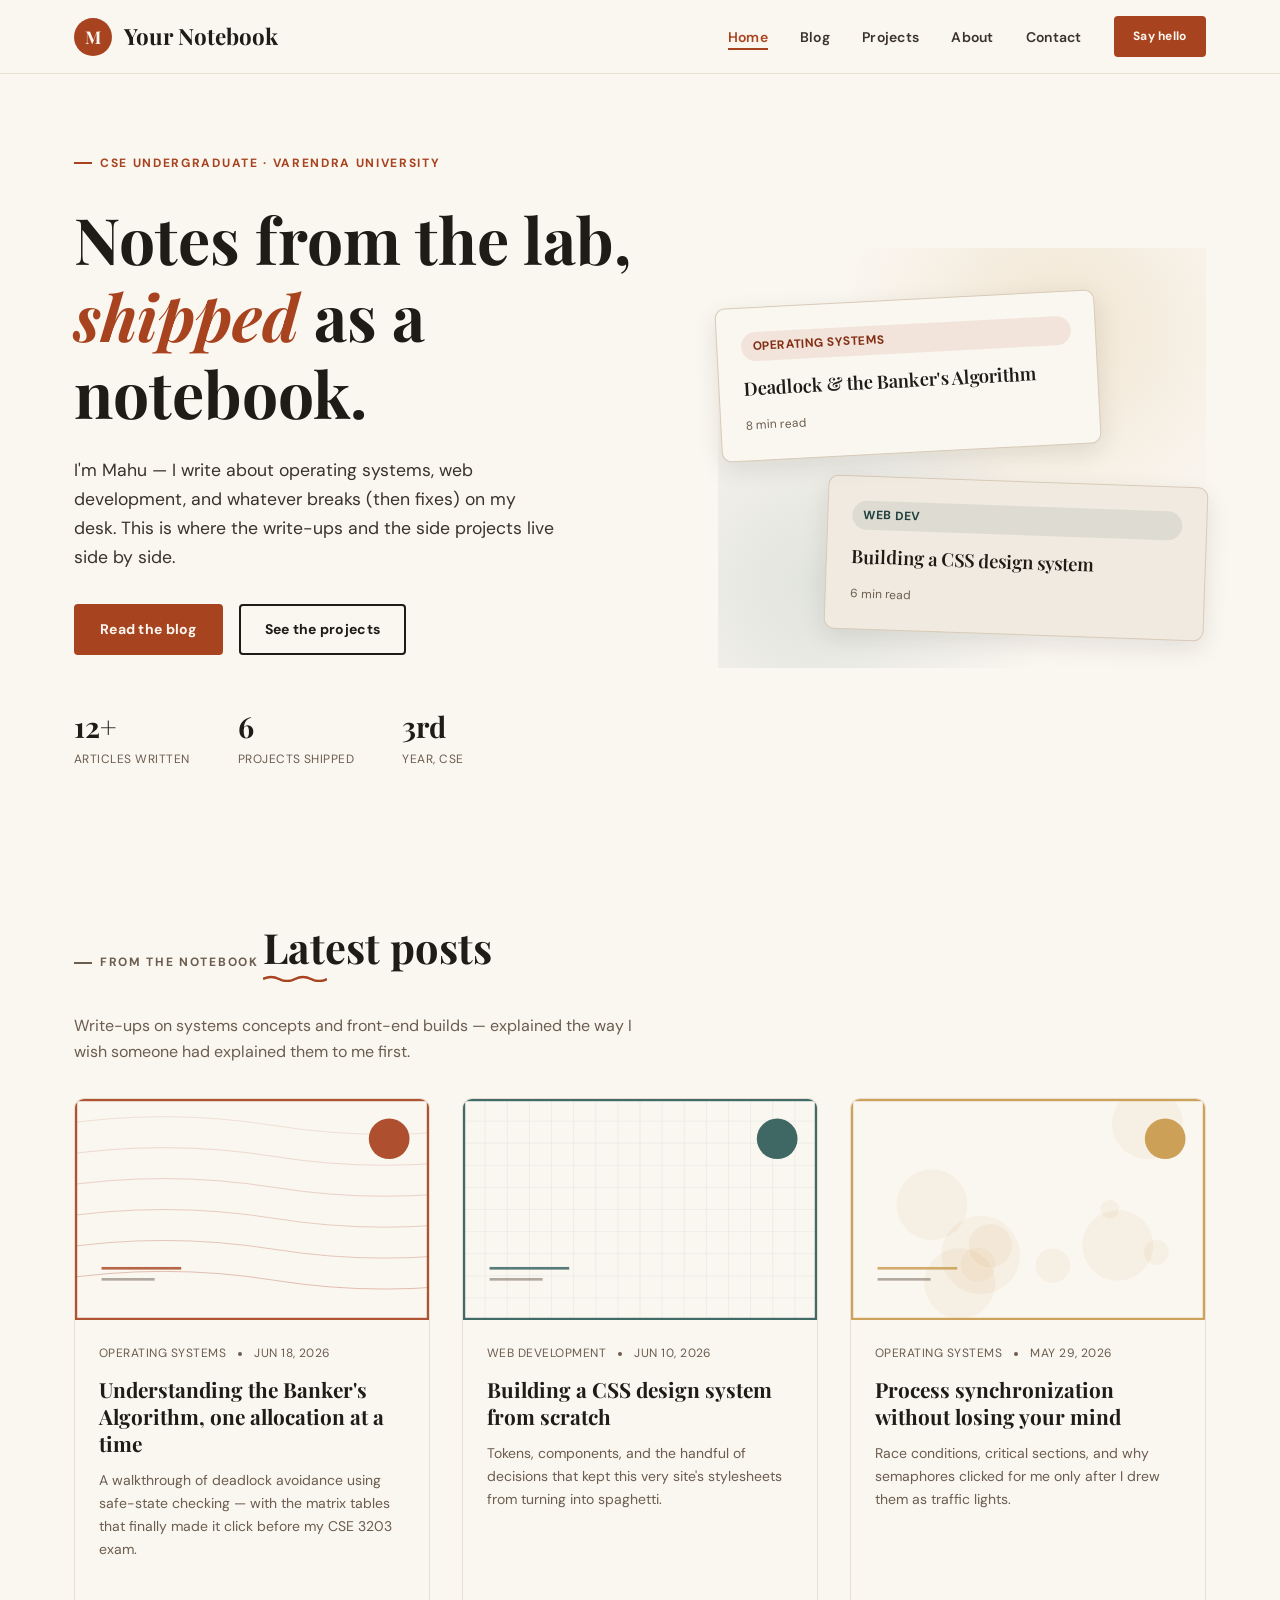
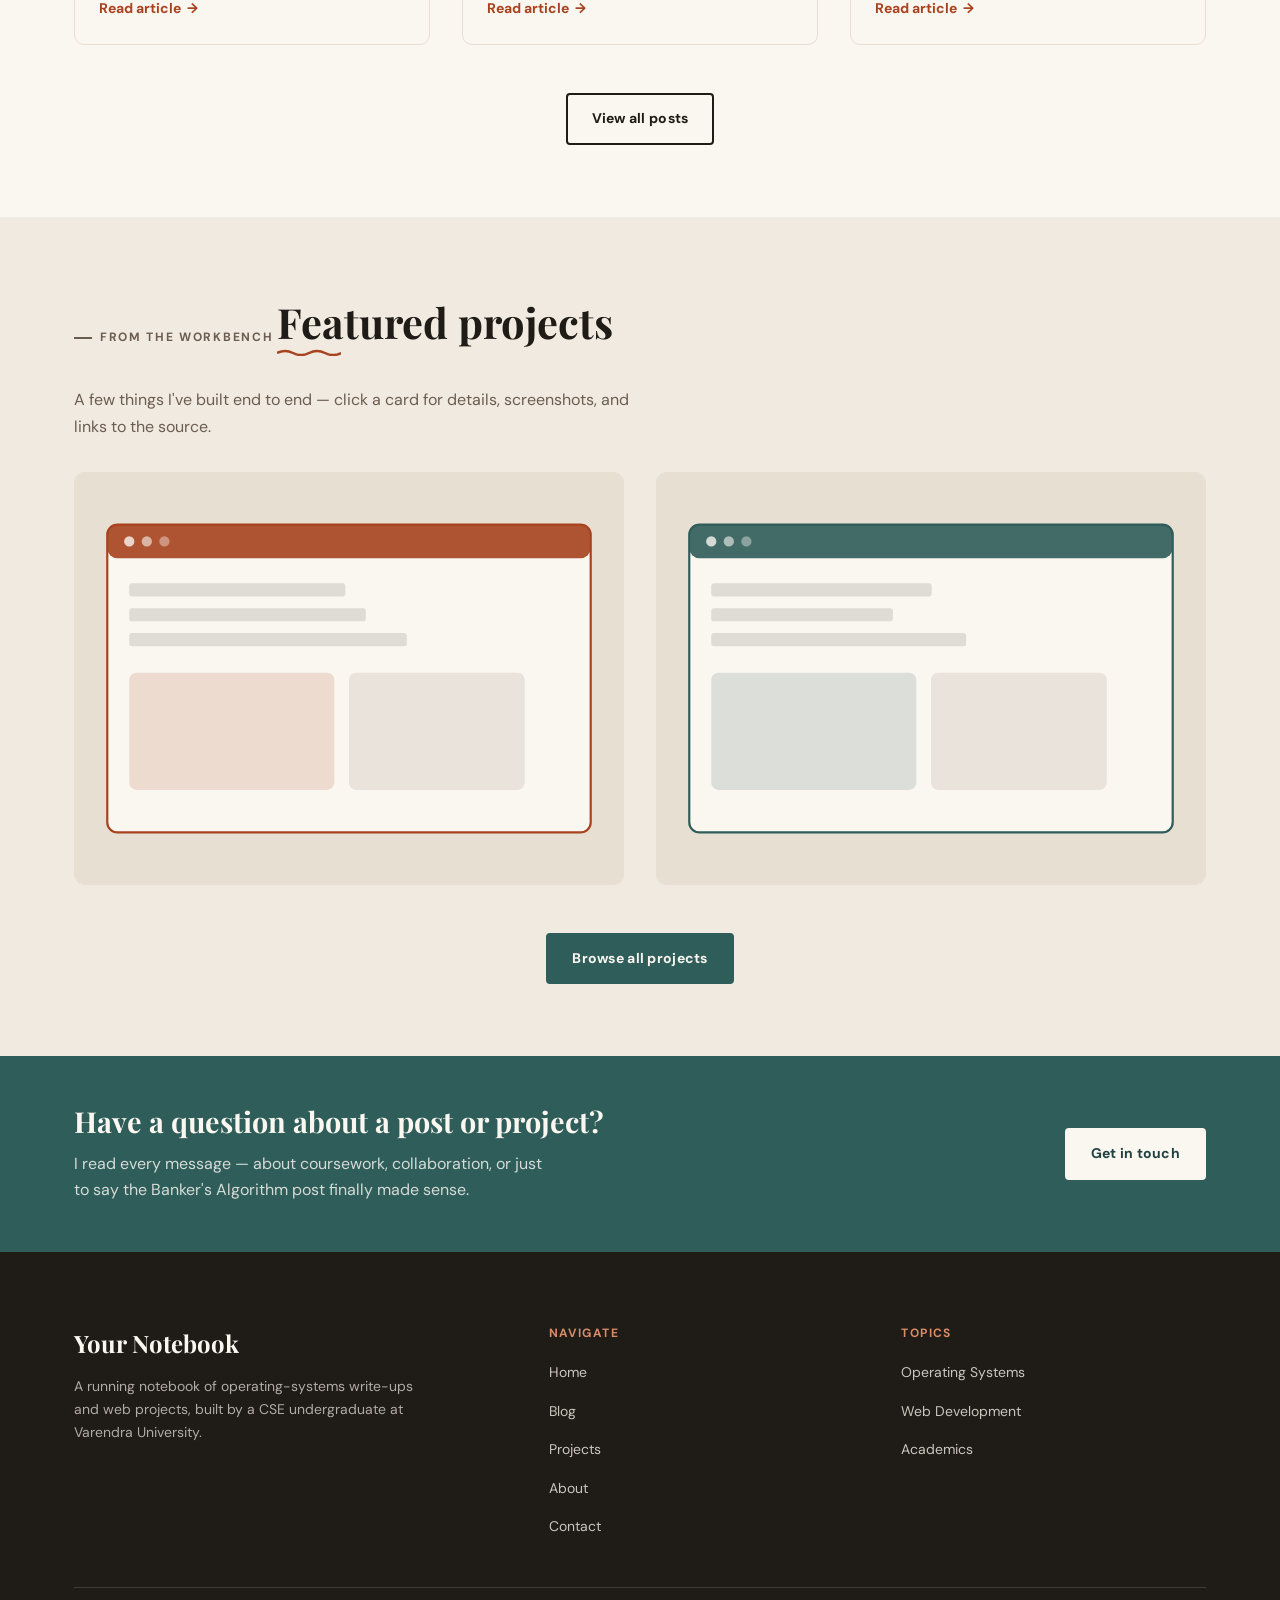
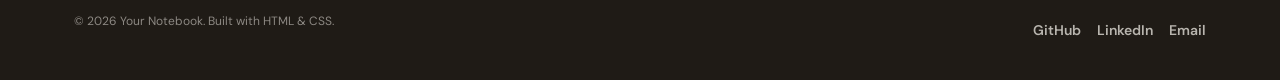
<file: index.html>
<!DOCTYPE html>
<html lang="en">
<head>
  <meta charset="UTF-8">
  <meta name="viewport" content="width=device-width, initial-scale=1.0">
  <title>Mahu's Notebook — Blog &amp; Project Showcase</title>
  <meta name="description" content="A CS undergraduate's notebook of write-ups on operating systems, web development, and the projects built along the way.">
  <link rel="icon" type="image/svg+xml" href="images/icons/favicon.svg">

  <link rel="preconnect" href="https://fonts.googleapis.com">
  <link rel="preconnect" href="https://fonts.gstatic.com" crossorigin>
  <link href="https://fonts.googleapis.com/css2?family=Playfair+Display:ital,wght@0,500;0,600;0,700;0,800;1,600&family=DM+Sans:ital,wght@0,400;0,500;0,700;1,400&display=swap" rel="stylesheet">

  <link rel="stylesheet" href="css/variables.css">
  <link rel="stylesheet" href="css/base.css">
  <link rel="stylesheet" href="css/layout.css">
  <link rel="stylesheet" href="css/components.css">
  <link rel="stylesheet" href="css/home.css">
</head>
<body>

  <a class="skip-link" href="#main">Skip to content</a>

  <!-- ============ HEADER ============ -->
  <header class="site-header">
    <div class="container site-header__inner">
      <a href="index.html" class="brand">
        <span class="brand__mark">M</span>
        Your Notebook
      </a>

      <button class="nav-toggle" id="navToggle" aria-label="Toggle navigation menu" aria-expanded="false" aria-controls="primaryNav">
        <span></span><span></span><span></span>
      </button>

      <nav class="nav" id="primaryNav">
        <ul class="nav__list">
          <li><a href="index.html" class="nav__link is-active">Home</a></li>
          <li><a href="pages/blog.html" class="nav__link">Blog</a></li>
          <li><a href="pages/projects.html" class="nav__link">Projects</a></li>
          <li><a href="pages/about.html" class="nav__link">About</a></li>
          <li><a href="pages/contact.html" class="nav__link">Contact</a></li>
        </ul>
        <a href="pages/contact.html" class="btn btn--primary btn--sm nav__cta">Say hello</a>
      </nav>
    </div>
  </header>

  <main id="main">

    <!-- ============ HERO ============ -->
    <section class="hero">
      <div class="container hero__inner">
        <div class="hero__content">
          <p class="eyebrow">CSE Undergraduate &middot; Varendra University</p>
          <h1>Notes from the lab, <em>shipped</em> as a notebook.</h1>
          <p class="hero__lede">
            I'm Mahu — I write about operating systems, web development, and whatever
            breaks (then fixes) on my desk. This is where the write-ups and the
            side projects live side by side.
          </p>
          <div class="hero__actions">
            <a href="pages/blog.html" class="btn btn--primary">Read the blog</a>
            <a href="pages/projects.html" class="btn btn--outline">See the projects</a>
          </div>
          <div class="hero__stats">
            <div class="hero__stat">
              <span class="hero__stat-num">12+</span>
              <span class="hero__stat-label">Articles written</span>
            </div>
            <div class="hero__stat">
              <span class="hero__stat-num">6</span>
              <span class="hero__stat-label">Projects shipped</span>
            </div>
            <div class="hero__stat">
              <span class="hero__stat-num">3rd</span>
              <span class="hero__stat-label">Year, CSE</span>
            </div>
          </div>
        </div>

        <div class="hero__visual" aria-hidden="true">
          <div class="hero__card hero__card--1">
            <span class="tag tag--rust">Operating Systems</span>
            <p class="hero__card-title">Deadlock &amp; the Banker's Algorithm</p>
            <span class="hero__card-meta">8 min read</span>
          </div>
          <div class="hero__card hero__card--2">
            <span class="tag">Web Dev</span>
            <p class="hero__card-title">Building a CSS design system</p>
            <span class="hero__card-meta">6 min read</span>
          </div>
          <div class="hero__scribble"></div>
        </div>
      </div>
    </section>

    <!-- ============ LATEST POSTS ============ -->
    <section class="section" id="latest">
      <div class="container">
        <div class="section-heading">
          <p class="eyebrow">From the notebook</p>
          <h2>Latest posts</h2>
          <p>Write-ups on systems concepts and front-end builds — explained the way I wish someone had explained them to me first.</p>
        </div>

        <div class="grid grid--blog">

          <article class="blog-card">
            <a class="blog-card__media" href="pages/blog-post.html?post=banker-algorithm" aria-label="Read: Understanding the Banker's Algorithm">
              <img src="images/blog/post-1.svg" alt="Abstract editorial illustration representing deadlock avoidance and resource allocation graphs" loading="lazy">
            </a>
            <div class="blog-card__body">
              <div class="blog-card__meta">
                <span>Operating Systems</span>
                <span class="dot"></span>
                <span>Jun 18, 2026</span>
              </div>
              <h3 class="blog-card__title"><a href="pages/blog-post.html?post=banker-algorithm">Understanding the Banker's Algorithm, one allocation at a time</a></h3>
              <p class="blog-card__excerpt">A walkthrough of deadlock avoidance using safe-state checking — with the matrix tables that finally made it click before my CSE 3203 exam.</p>
              <a class="blog-card__readmore" href="pages/blog-post.html?post=banker-algorithm">Read article <span class="arrow">&rarr;</span></a>
            </div>
          </article>

          <article class="blog-card">
            <a class="blog-card__media" href="pages/blog-post.html?post=css-design-system" aria-label="Read: Building a CSS design system from scratch">
              <img src="images/blog/post-2.svg" alt="Abstract editorial illustration representing a grid-based design system" loading="lazy">
            </a>
            <div class="blog-card__body">
              <div class="blog-card__meta">
                <span>Web Development</span>
                <span class="dot"></span>
                <span>Jun 10, 2026</span>
              </div>
              <h3 class="blog-card__title"><a href="pages/blog-post.html?post=css-design-system">Building a CSS design system from scratch</a></h3>
              <p class="blog-card__excerpt">Tokens, components, and the handful of decisions that kept this very site's stylesheets from turning into spaghetti.</p>
              <a class="blog-card__readmore" href="pages/blog-post.html?post=css-design-system">Read article <span class="arrow">&rarr;</span></a>
            </div>
          </article>

          <article class="blog-card">
            <a class="blog-card__media" href="pages/blog-post.html?post=process-synchronization" aria-label="Read: Process synchronization without losing your mind">
              <img src="images/blog/post-3.svg" alt="Abstract editorial illustration representing concurrent processes and synchronization" loading="lazy">
            </a>
            <div class="blog-card__body">
              <div class="blog-card__meta">
                <span>Operating Systems</span>
                <span class="dot"></span>
                <span>May 29, 2026</span>
              </div>
              <h3 class="blog-card__title"><a href="pages/blog-post.html?post=process-synchronization">Process synchronization without losing your mind</a></h3>
              <p class="blog-card__excerpt">Race conditions, critical sections, and why semaphores clicked for me only after I drew them as traffic lights.</p>
              <a class="blog-card__readmore" href="pages/blog-post.html?post=process-synchronization">Read article <span class="arrow">&rarr;</span></a>
            </div>
          </article>

        </div>

        <div style="text-align:center; margin-top: var(--space-6);">
          <a href="pages/blog.html" class="btn btn--outline">View all posts</a>
        </div>
      </div>
    </section>

    <!-- ============ FEATURED PROJECTS ============ -->
    <section class="section section--alt" id="featured-projects">
      <div class="container">
        <div class="section-heading">
          <p class="eyebrow">From the workbench</p>
          <h2>Featured projects</h2>
          <p>A few things I've built end to end — click a card for details, screenshots, and links to the source.</p>
        </div>

        <div class="grid grid--projects">

          <div class="project-card" tabindex="0" data-modal="modal-project-1">
            <span class="project-card__label">Featured</span>
            <div class="project-card__media">
              <img src="images/projects/project-1.svg" alt="Interface mockup preview of the Notebook blog and showcase website" loading="lazy">
            </div>
            <div class="project-card__overlay">
              <p class="project-card__overlay-title">Notebook — Blog &amp; Showcase Site</p>
              <p class="project-card__overlay-desc">This very site: a responsive static blog and project showcase built with HTML and CSS.</p>
              <button class="btn btn--primary btn--sm" type="button" data-modal-trigger="modal-project-1">View details</button>
            </div>
          </div>

          <div class="project-card" tabindex="0" data-modal="modal-project-2">
            <span class="project-card__label">Coursework</span>
            <div class="project-card__media">
              <img src="images/projects/project-2.svg" alt="Interface mockup preview of the OS process scheduler simulator" loading="lazy">
            </div>
            <div class="project-card__overlay">
              <p class="project-card__overlay-title">Process Scheduler Simulator</p>
              <p class="project-card__overlay-desc">A visual simulator for FCFS, SJF, and Round Robin scheduling built for CSE 3203.</p>
              <button class="btn btn--primary btn--sm" type="button" data-modal-trigger="modal-project-2">View details</button>
            </div>
          </div>

        </div>

        <div style="text-align:center; margin-top: var(--space-6);">
          <a href="pages/projects.html" class="btn btn--teal">Browse all projects</a>
        </div>
      </div>
    </section>

    <!-- ============ NEWSLETTER / CTA STRIP ============ -->
    <section class="cta-strip">
      <div class="container cta-strip__inner">
        <div>
          <h2>Have a question about a post or project?</h2>
          <p>I read every message — about coursework, collaboration, or just to say the Banker's Algorithm post finally made sense.</p>
        </div>
        <a href="pages/contact.html" class="btn btn--primary">Get in touch</a>
      </div>
    </section>

  </main>

  <!-- ============ FOOTER ============ -->
  <footer class="site-footer">
    <div class="container">
      <div class="footer__grid">
        <div>
          <p class="footer__brand">Your Notebook</p>
          <p class="footer__about">A running notebook of operating-systems write-ups and web projects, built by a CSE undergraduate at Varendra University.</p>
        </div>
        <div>
          <p class="footer__heading">Navigate</p>
          <ul class="footer__list">
            <li><a href="index.html">Home</a></li>
            <li><a href="pages/blog.html">Blog</a></li>
            <li><a href="pages/projects.html">Projects</a></li>
            <li><a href="pages/about.html">About</a></li>
            <li><a href="pages/contact.html">Contact</a></li>
          </ul>
        </div>
        <div>
          <p class="footer__heading">Topics</p>
          <ul class="footer__list">
            <li><a href="pages/blog.html?topic=operating-systems">Operating Systems</a></li>
            <li><a href="pages/blog.html?topic=web-development">Web Development</a></li>
            <li><a href="pages/blog.html?topic=academics">Academics</a></li>
          </ul>
        </div>
      </div>
      <div class="footer__bottom">
        <p class="footer__copy">&copy; 2026 Your Notebook. Built with HTML &amp; CSS.</p>
        <ul class="footer__social">
          <li><a href="https://github.com" target="_blank" rel="noopener">GitHub</a></li>
          <li><a href="https://linkedin.com" target="_blank" rel="noopener">LinkedIn</a></li>
          <li><a href="mailto:mahu@example.com">Email</a></li>
        </ul>
      </div>
    </div>
  </footer>

  <!-- ============ PROJECT MODALS ============ -->
  <div class="modal-overlay" id="modal-project-1" aria-hidden="true">
    <div class="modal modal--wide" role="dialog" aria-modal="true" aria-labelledby="modal-project-1-title">
      <button class="modal__close" type="button" data-modal-close aria-label="Close dialog">&times;</button>
      <p class="eyebrow modal__eyebrow">Featured Project</p>
      <h3 class="modal__title" id="modal-project-1-title">Notebook — Blog &amp; Showcase Site</h3>
      <div class="modal__media">
        <img src="images/projects/project-1.svg" alt="Preview of the Notebook blog and showcase site interface">
      </div>
      <div class="modal__body">
        <p>A fully static, responsive website combining a blog and a project showcase in one consistent design system. Built entirely with semantic HTML and hand-written CSS — no frameworks — with reusable components for cards, navigation, and popup forms.</p>
        <ul class="tag-list">
          <li class="tag">HTML5</li>
          <li class="tag">CSS3</li>
          <li class="tag">Responsive Design</li>
          <li class="tag tag--rust">Flexbox &amp; Grid</li>
        </ul>
      </div>
      <div class="modal__footer">
        <a href="#" class="btn btn--primary btn--sm">View source</a>
        <a href="pages/projects.html" class="btn btn--outline btn--sm">All projects</a>
      </div>
    </div>
  </div>

  <div class="modal-overlay" id="modal-project-2" aria-hidden="true">
    <div class="modal modal--wide" role="dialog" aria-modal="true" aria-labelledby="modal-project-2-title">
      <button class="modal__close" type="button" data-modal-close aria-label="Close dialog">&times;</button>
      <p class="eyebrow modal__eyebrow">Coursework Project</p>
      <h3 class="modal__title" id="modal-project-2-title">Process Scheduler Simulator</h3>
      <div class="modal__media">
        <img src="images/projects/project-2.svg" alt="Preview of the process scheduler simulator interface">
      </div>
      <div class="modal__body">
        <p>An interactive visualization of CPU scheduling algorithms — First-Come-First-Served, Shortest Job First, and Round Robin — showing Gantt charts and computed waiting/turnaround times for a given process set.</p>
        <ul class="tag-list">
          <li class="tag">JavaScript</li>
          <li class="tag">Operating Systems</li>
          <li class="tag tag--rust">CSE 3203</li>
        </ul>
      </div>
      <div class="modal__footer">
        <a href="#" class="btn btn--primary btn--sm">View source</a>
        <a href="pages/projects.html" class="btn btn--outline btn--sm">All projects</a>
      </div>
    </div>
  </div>

  <div class="toast" id="toast" role="status" aria-live="polite"></div>

  <script src="js/main.js"></script>
</body>
</html>
</file>
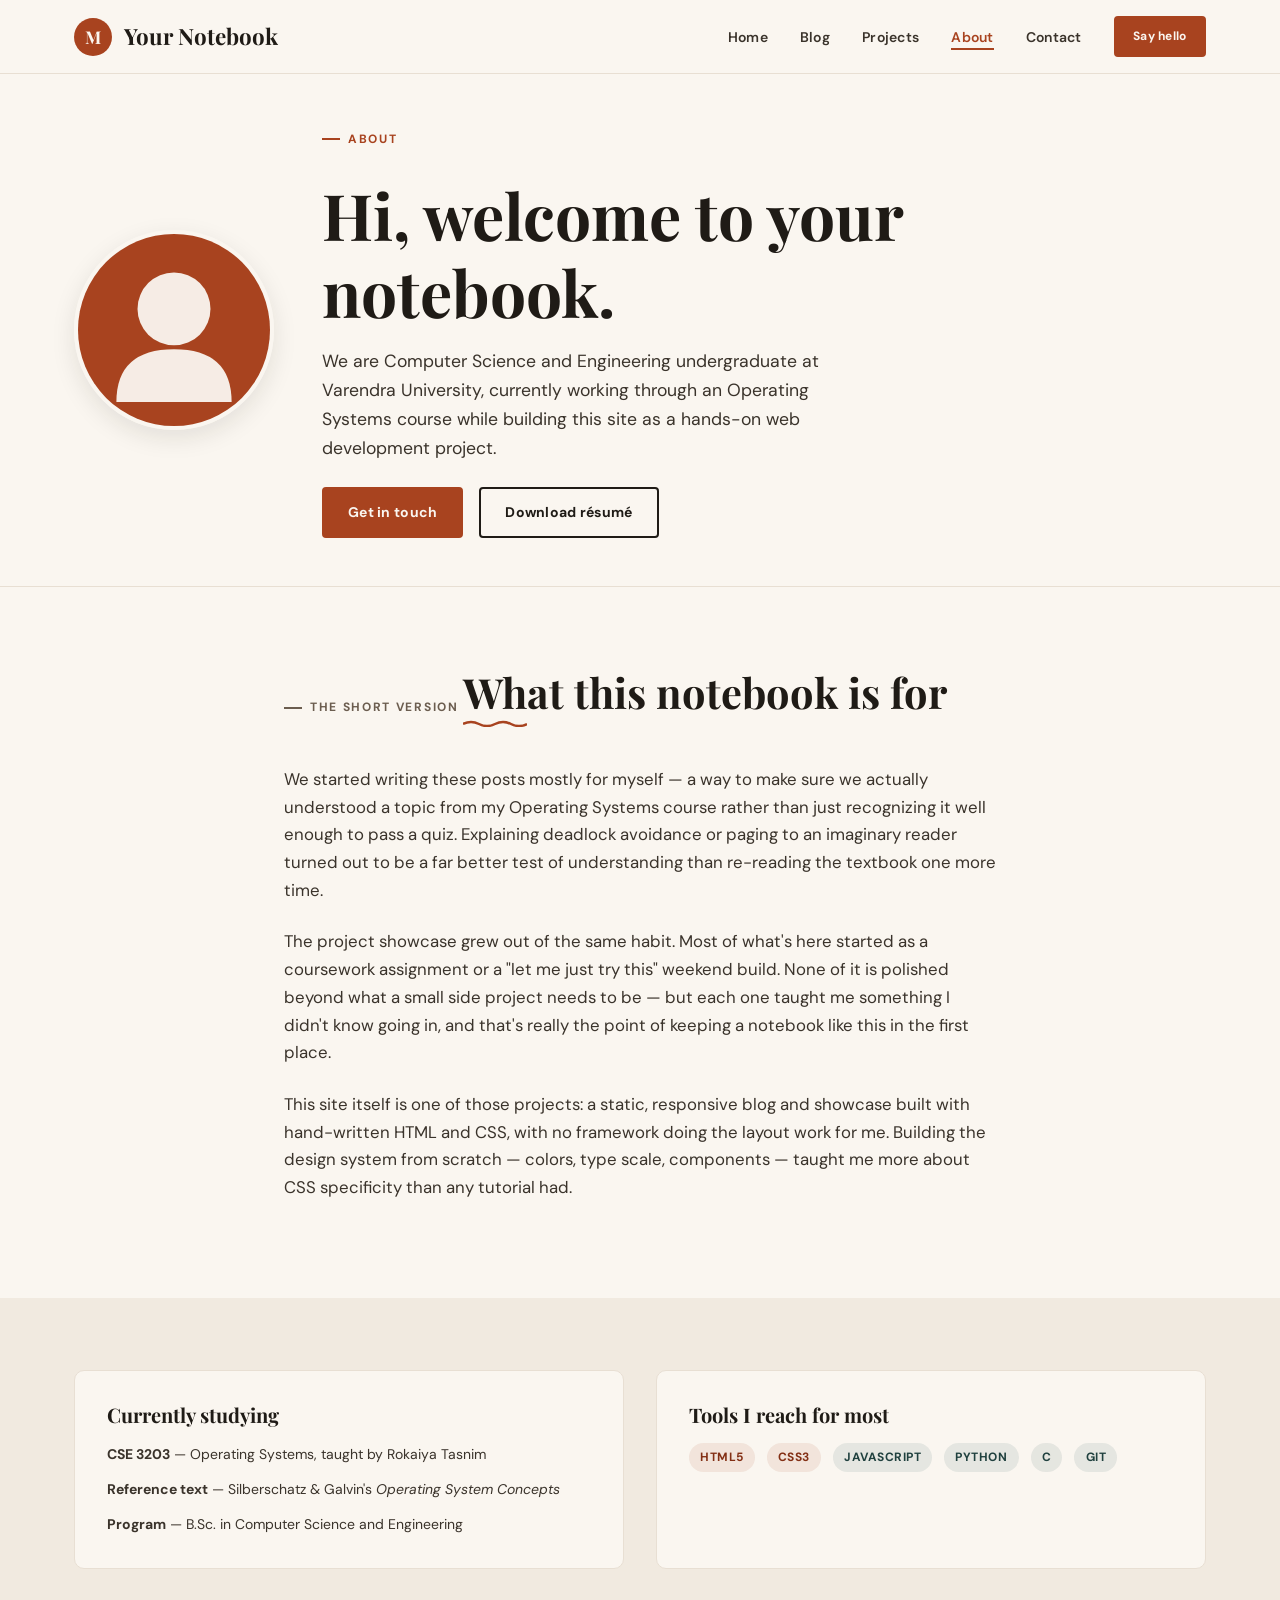
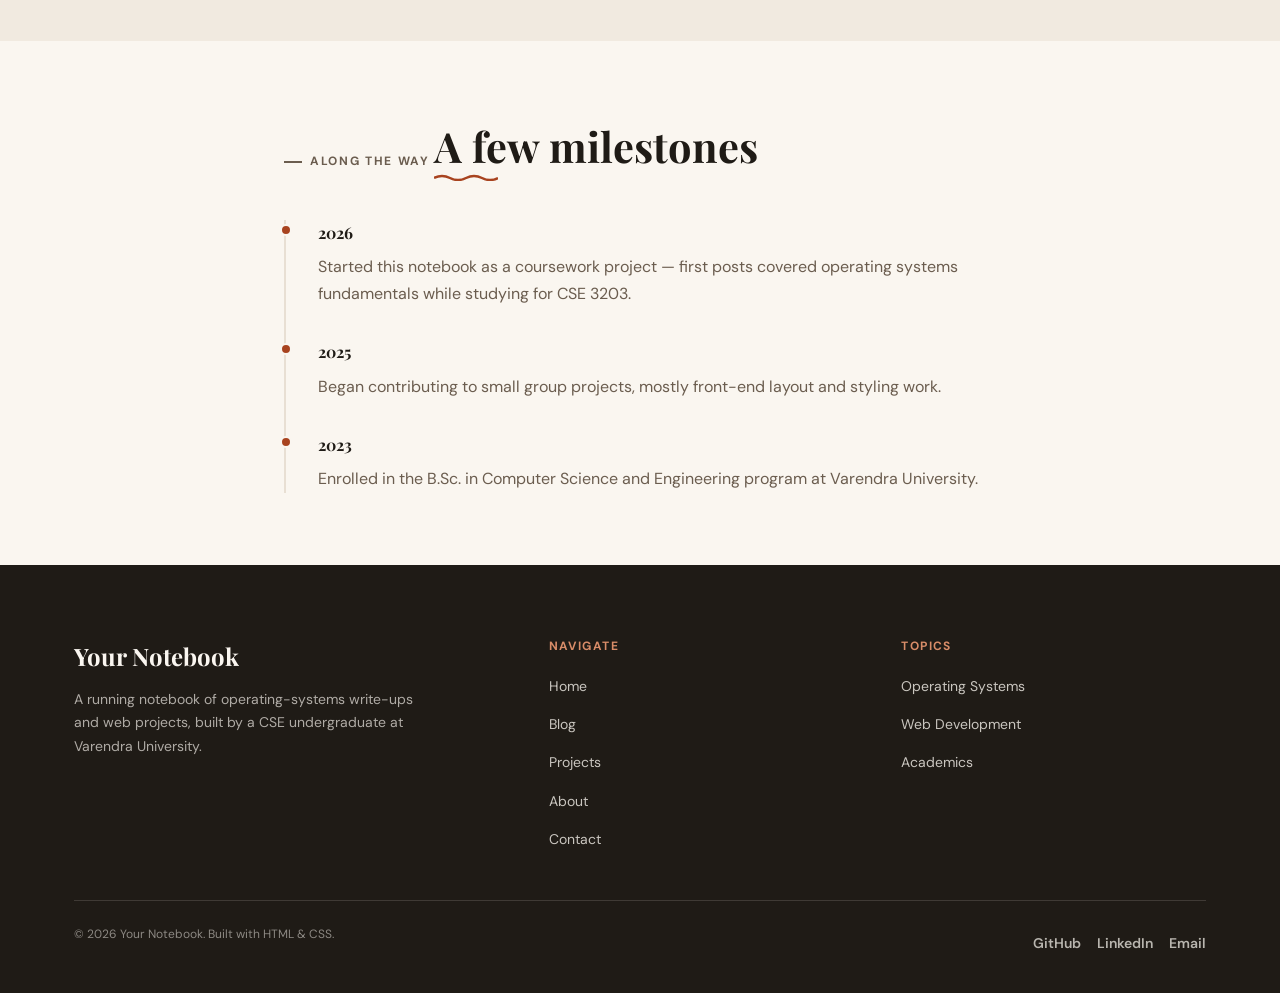
<file: pages/about.html>
<!DOCTYPE html>
<html lang="en">
<head>
  <meta charset="UTF-8">
  <meta name="viewport" content="width=device-width, initial-scale=1.0">
  <title>About — Your Notebook</title>
  <meta name="description" content="About Us — CSE undergraduate at Varendra University writing about operating systems and web development.">
  <link rel="icon" type="image/svg+xml" href="../images/icons/favicon.svg">

  <link rel="preconnect" href="https://fonts.googleapis.com">
  <link rel="preconnect" href="https://fonts.gstatic.com" crossorigin>
  <link href="https://fonts.googleapis.com/css2?family=Playfair+Display:ital,wght@0,500;0,600;0,700;0,800;1,600&family=DM+Sans:ital,wght@0,400;0,500;0,700;1,400&display=swap" rel="stylesheet">

  <link rel="stylesheet" href="../css/variables.css">
  <link rel="stylesheet" href="../css/base.css">
  <link rel="stylesheet" href="../css/layout.css">
  <link rel="stylesheet" href="../css/components.css">
  <link rel="stylesheet" href="../css/about.css">
</head>
<body>

  <a class="skip-link" href="#main">Skip to content</a>

  <!-- ============ HEADER ============ -->
  <header class="site-header">
    <div class="container site-header__inner">
      <a href="../index.html" class="brand">
        <span class="brand__mark">M</span>
        Your Notebook
      </a>

      <button class="nav-toggle" id="navToggle" aria-label="Toggle navigation menu" aria-expanded="false" aria-controls="primaryNav">
        <span></span><span></span><span></span>
      </button>

      <nav class="nav" id="primaryNav">
        <ul class="nav__list">
          <li><a href="../index.html" class="nav__link">Home</a></li>
          <li><a href="blog.html" class="nav__link">Blog</a></li>
          <li><a href="projects.html" class="nav__link">Projects</a></li>
          <li><a href="about.html" class="nav__link is-active">About</a></li>
          <li><a href="contact.html" class="nav__link">Contact</a></li>
        </ul>
        <a href="contact.html" class="btn btn--primary btn--sm nav__cta">Say hello</a>
      </nav>
    </div>
  </header>

  <main id="main">

    <!-- ============ ABOUT HERO ============ -->
    <section class="about-hero">
      <div class="container about-hero__inner">
        <div class="about-hero__media">
          <img src="../images/icons/avatar.svg" alt="Illustrated avatar representing Mahu">
        </div>
        <div>
          <p class="eyebrow">About</p>
          <h1>Hi, welcome to your notebook.</h1>
          <p class="about-hero__lede">We are Computer Science and Engineering undergraduate at Varendra University, currently working through an Operating Systems course while building this site as a hands-on web development project.</p>
          <div class="about-hero__actions">
            <a href="contact.html" class="btn btn--primary">Get in touch</a>
            <a href="../images/icons/avatar.svg" class="btn btn--outline" download>Download résumé</a>
          </div>
        </div>
      </div>
    </section>

    <!-- ============ STORY ============ -->
    <section class="section">
      <div class="container container--narrow">
        <div class="section-heading">
          <p class="eyebrow">The short version</p>
          <h2>What this notebook is for</h2>
        </div>
        <p class="prose">We started writing these posts mostly for myself — a way to make sure we actually understood a topic from my Operating Systems course rather than just recognizing it well enough to pass a quiz. Explaining deadlock avoidance or paging to an imaginary reader turned out to be a far better test of understanding than re-reading the textbook one more time.</p>
        <p class="prose">The project showcase grew out of the same habit. Most of what's here started as a coursework assignment or a "let me just try this" weekend build. None of it is polished beyond what a small side project needs to be — but each one taught me something I didn't know going in, and that's really the point of keeping a notebook like this in the first place.</p>
        <p class="prose">This site itself is one of those projects: a static, responsive blog and showcase built with hand-written HTML and CSS, with no framework doing the layout work for me. Building the design system from scratch — colors, type scale, components — taught me more about CSS specificity than any tutorial had.</p>
      </div>
    </section>

    <!-- ============ FACTS GRID ============ -->
    <section class="section section--alt">
      <div class="container">
        <div class="grid grid--two facts-grid">
          <div class="facts-card">
            <h3>Currently studying</h3>
            <ul class="facts-list">
              <li><strong>CSE 3203</strong> — Operating Systems, taught by Rokaiya Tasnim</li>
              <li><strong>Reference text</strong> — Silberschatz &amp; Galvin's <em>Operating System Concepts</em></li>
              <li><strong>Program</strong> — B.Sc. in Computer Science and Engineering</li>
            </ul>
          </div>
          <div class="facts-card">
            <h3>Tools I reach for most</h3>
            <ul class="tag-list">
              <li class="tag tag--rust">HTML5</li>
              <li class="tag tag--rust">CSS3</li>
              <li class="tag">JavaScript</li>
              <li class="tag">Python</li>
              <li class="tag">C</li>
              <li class="tag">Git</li>
            </ul>
          </div>
        </div>
      </div>
    </section>

    <!-- ============ TIMELINE ============ -->
    <section class="section">
      <div class="container container--narrow">
        <div class="section-heading">
          <p class="eyebrow">Along the way</p>
          <h2>A few milestones</h2>
        </div>
        <ul class="timeline">
          <li class="timeline__item">
            <span class="timeline__dot"></span>
            <div>
              <p class="timeline__date">2026</p>
              <p class="timeline__text">Started this notebook as a coursework project — first posts covered operating systems fundamentals while studying for CSE 3203.</p>
            </div>
          </li>
          <li class="timeline__item">
            <span class="timeline__dot"></span>
            <div>
              <p class="timeline__date">2025</p>
              <p class="timeline__text">Began contributing to small group projects, mostly front-end layout and styling work.</p>
            </div>
          </li>
          <li class="timeline__item">
            <span class="timeline__dot"></span>
            <div>
              <p class="timeline__date">2023</p>
              <p class="timeline__text">Enrolled in the B.Sc. in Computer Science and Engineering program at Varendra University.</p>
            </div>
          </li>
        </ul>
      </div>
    </section>

  </main>

  <!-- ============ FOOTER ============ -->
  <footer class="site-footer">
    <div class="container">
      <div class="footer__grid">
        <div>
          <p class="footer__brand">Your Notebook</p>
          <p class="footer__about">A running notebook of operating-systems write-ups and web projects, built by a CSE undergraduate at Varendra University.</p>
        </div>
        <div>
          <p class="footer__heading">Navigate</p>
          <ul class="footer__list">
            <li><a href="../index.html">Home</a></li>
            <li><a href="blog.html">Blog</a></li>
            <li><a href="projects.html">Projects</a></li>
            <li><a href="about.html">About</a></li>
            <li><a href="contact.html">Contact</a></li>
          </ul>
        </div>
        <div>
          <p class="footer__heading">Topics</p>
          <ul class="footer__list">
            <li><a href="blog.html?topic=operating-systems">Operating Systems</a></li>
            <li><a href="blog.html?topic=web-development">Web Development</a></li>
            <li><a href="blog.html?topic=academics">Academics</a></li>
          </ul>
        </div>
      </div>
      <div class="footer__bottom">
        <p class="footer__copy">&copy; 2026 Your Notebook. Built with HTML &amp; CSS.</p>
        <ul class="footer__social">
          <li><a href="https://github.com" target="_blank" rel="noopener">GitHub</a></li>
          <li><a href="https://linkedin.com" target="_blank" rel="noopener">LinkedIn</a></li>
          <li><a href="mailto:mahu@example.com">Email</a></li>
        </ul>
      </div>
    </div>
  </footer>

  <div class="toast" id="toast" role="status" aria-live="polite"></div>

  <script src="../js/main.js"></script>
</body>
</html>
</file>
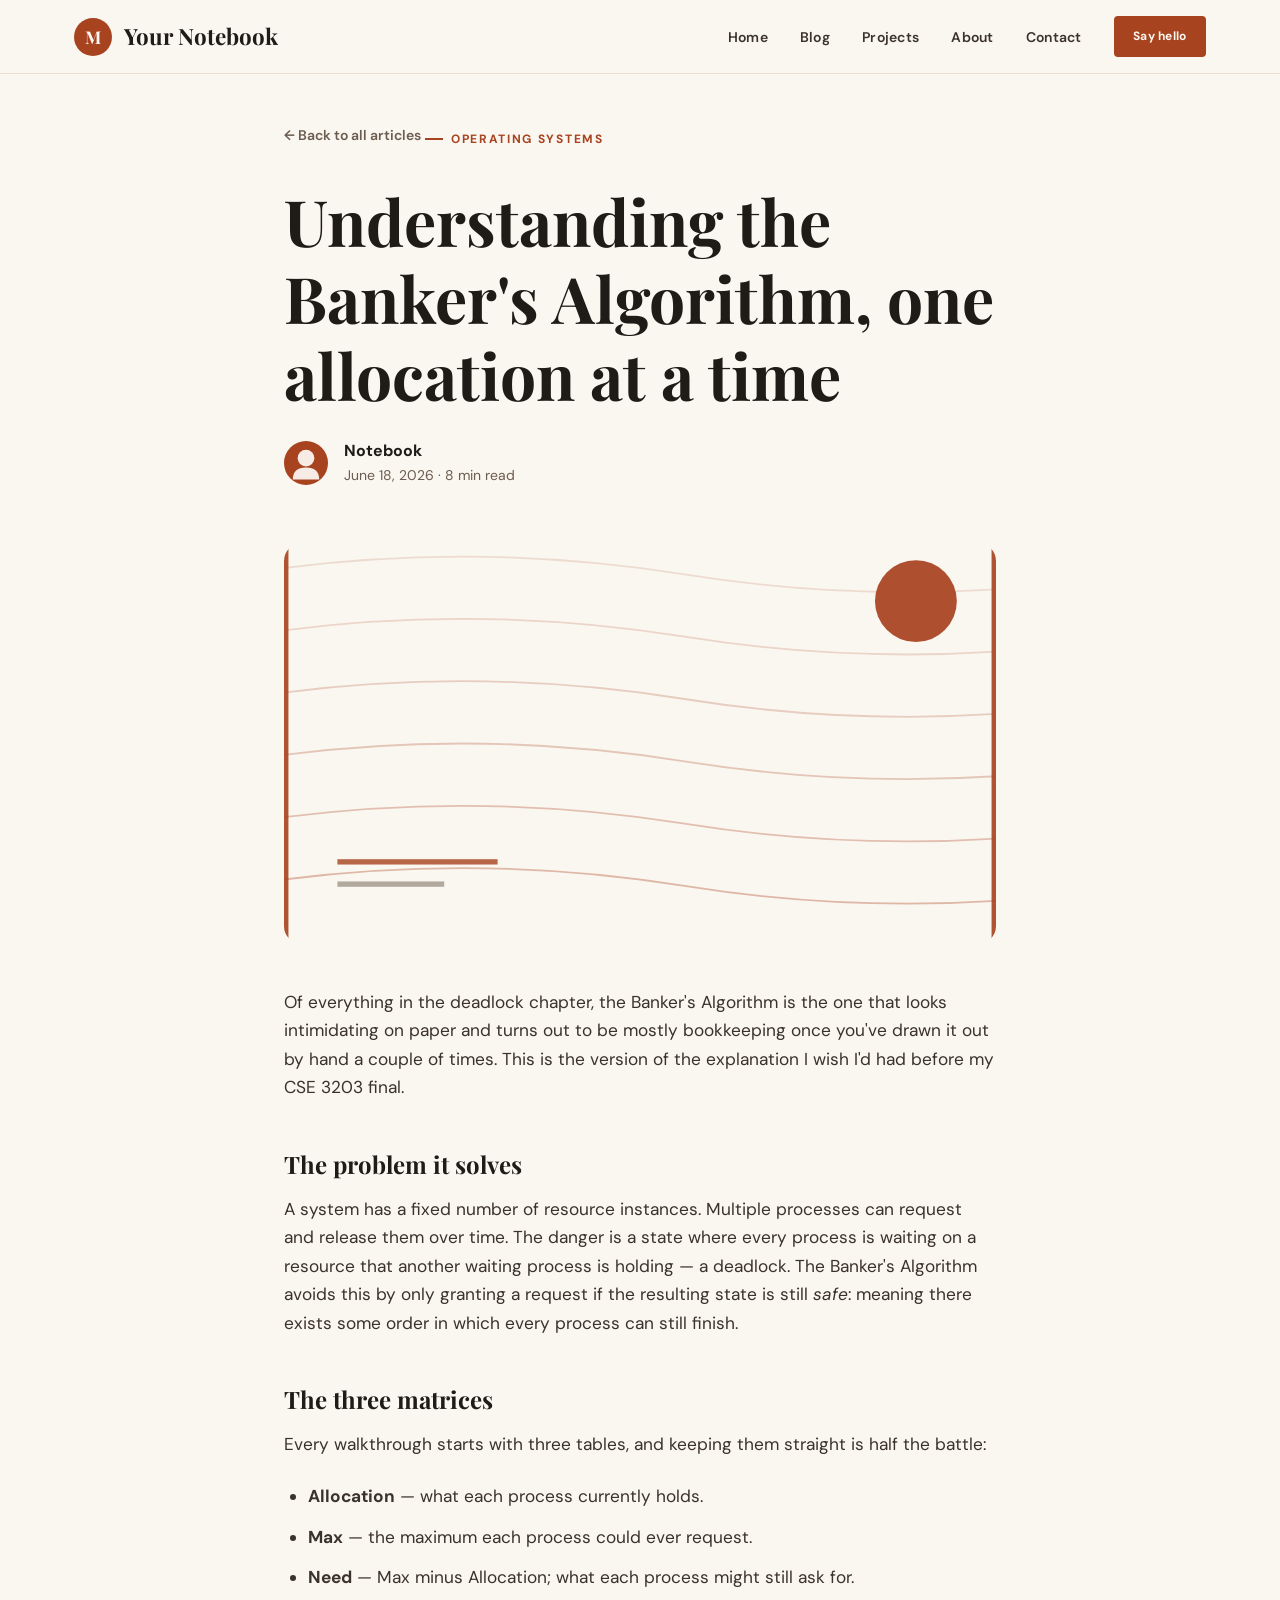
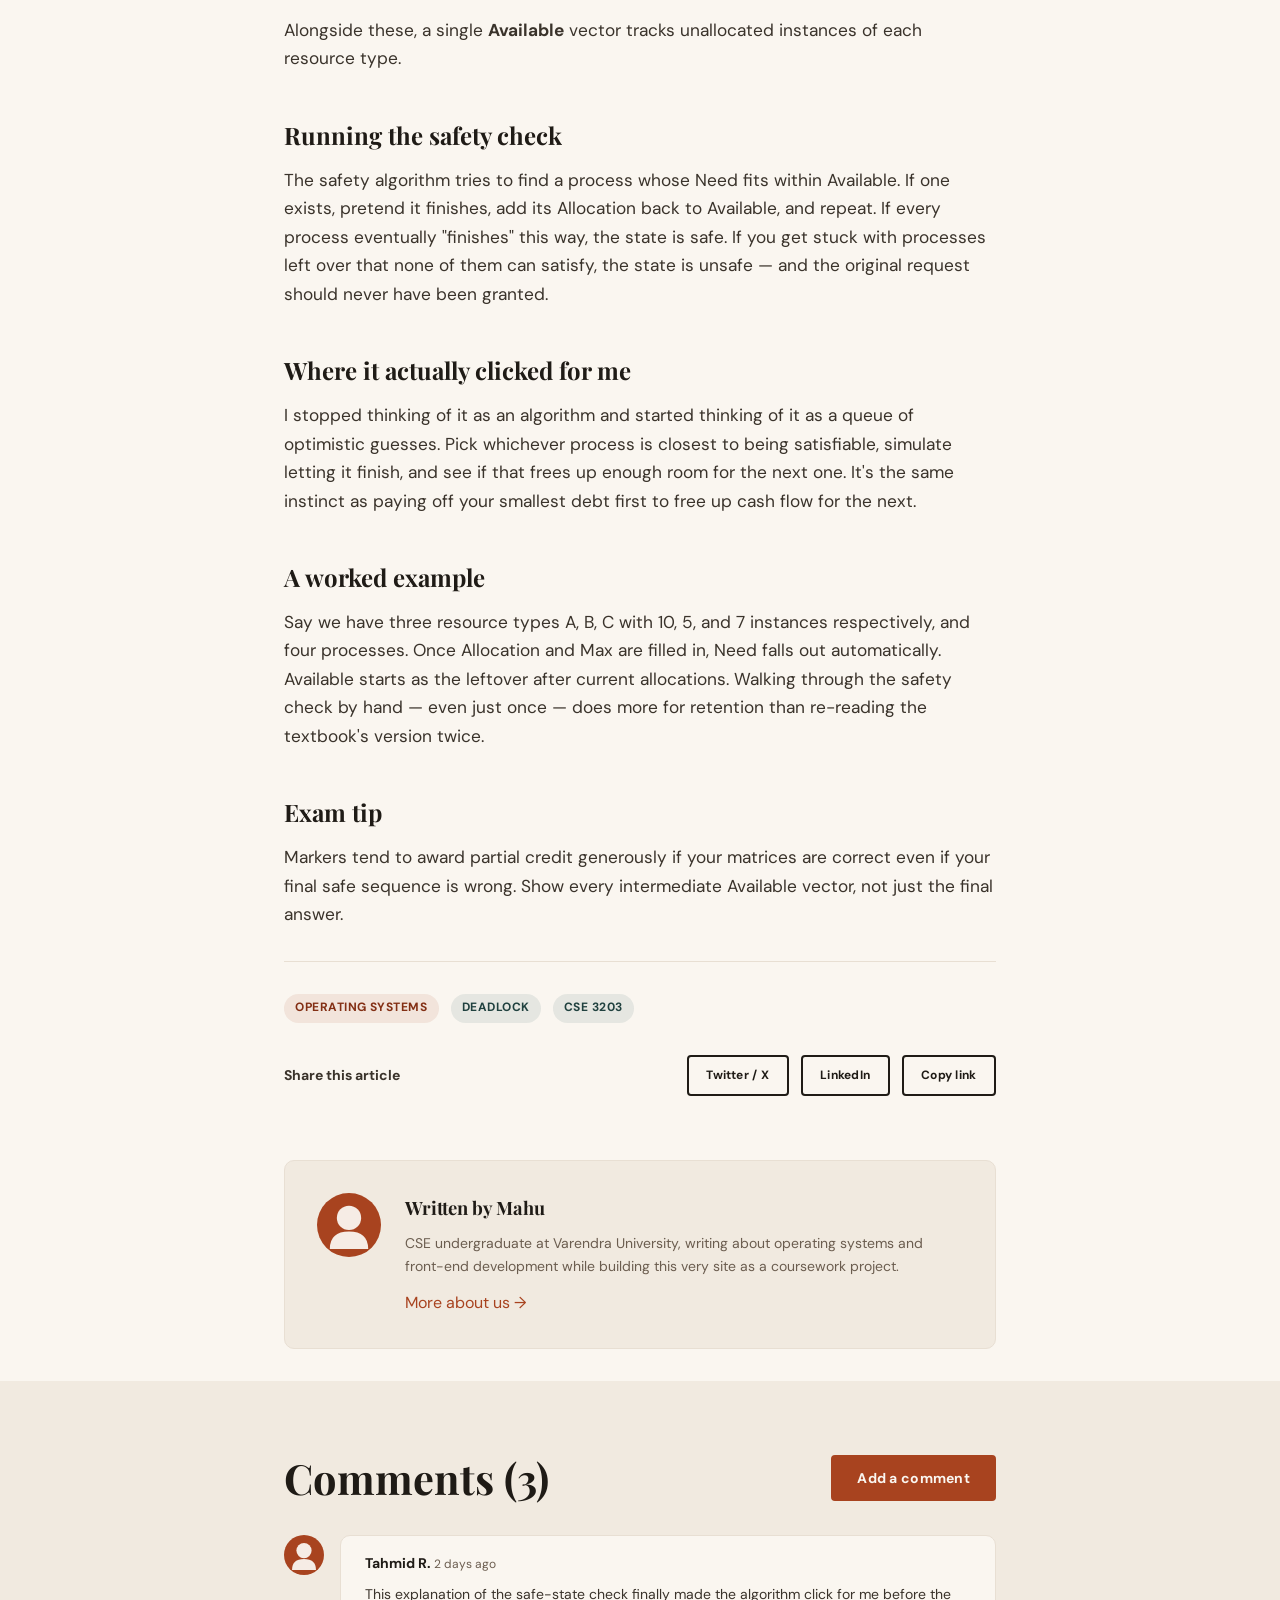
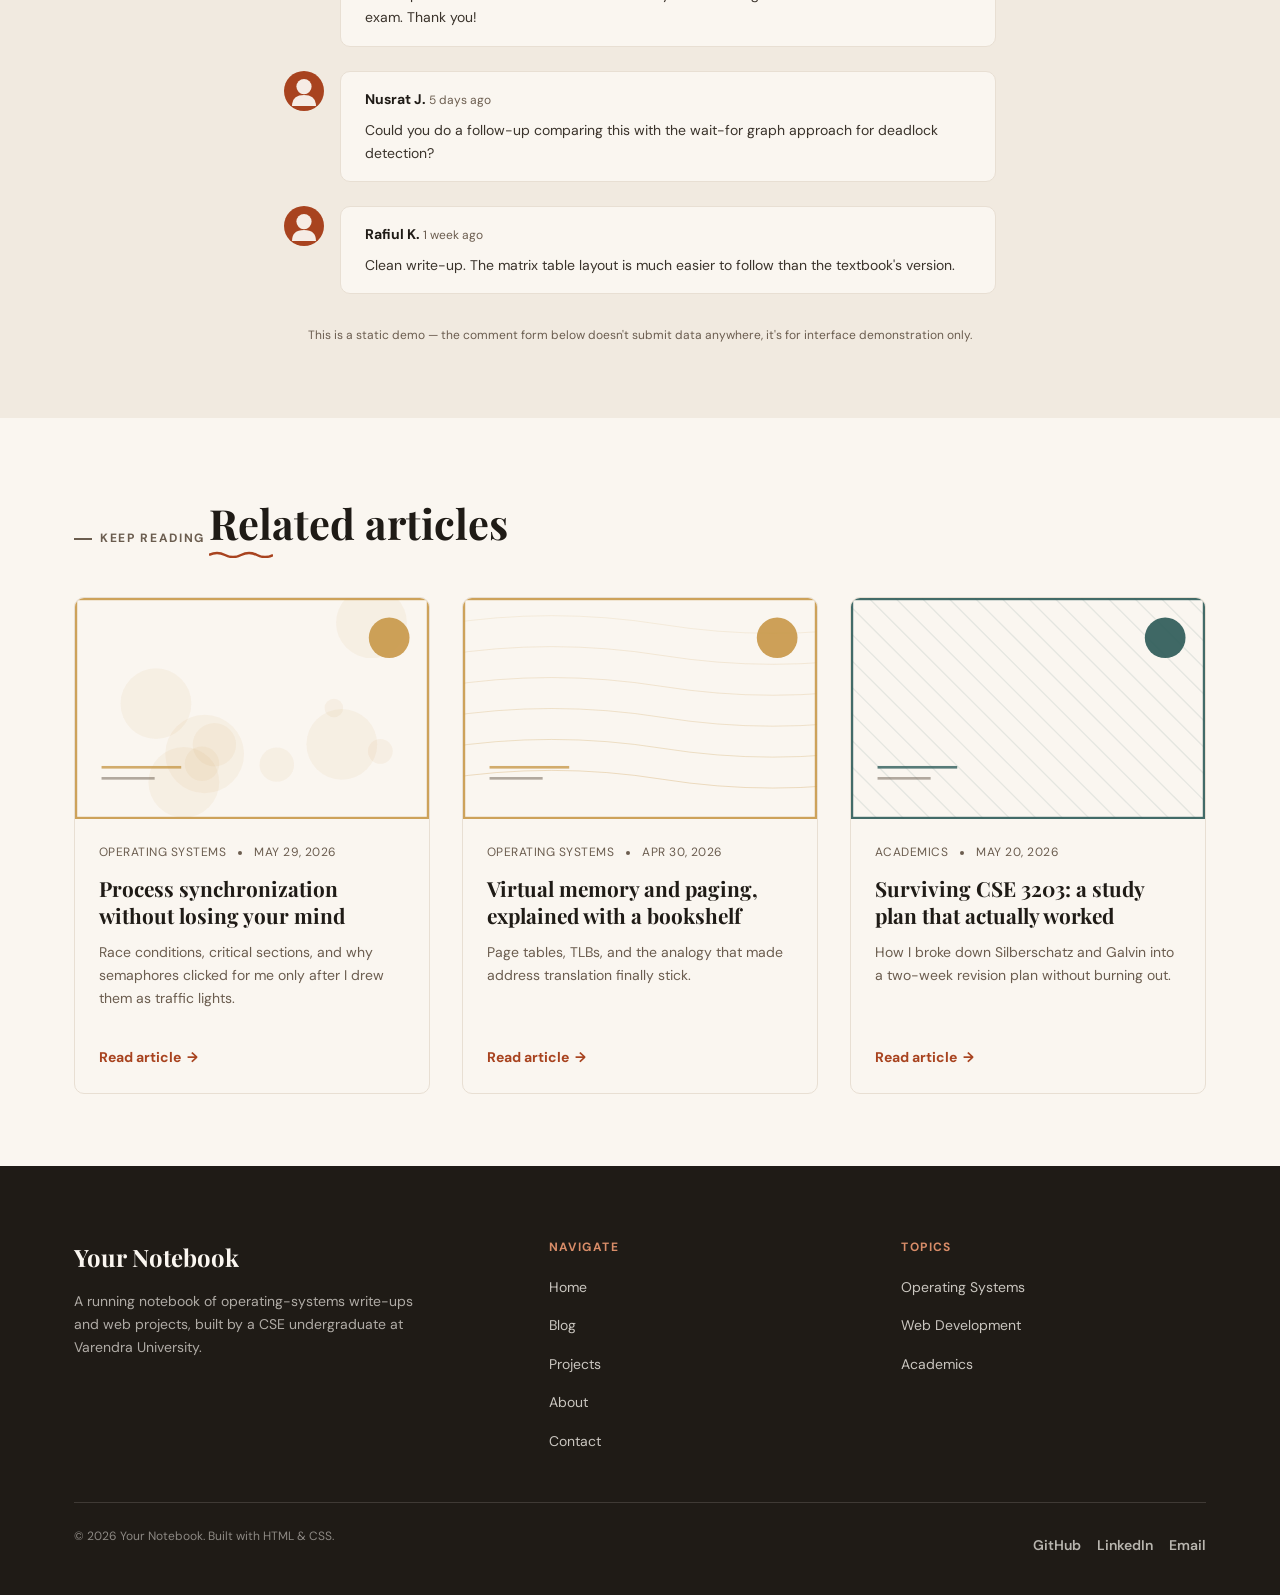
<file: pages/blog-post.html>
<!DOCTYPE html>
<html lang="en">
<head>
  <meta charset="UTF-8">
  <meta name="viewport" content="width=device-width, initial-scale=1.0">
  <title id="pageTitle">Article — Your Notebook</title>
  <meta name="description" content="An article from Mahu's Notebook.">
  <link rel="icon" type="image/svg+xml" href="../images/icons/favicon.svg">

  <link rel="preconnect" href="https://fonts.googleapis.com">
  <link rel="preconnect" href="https://fonts.gstatic.com" crossorigin>
  <link href="https://fonts.googleapis.com/css2?family=Playfair+Display:ital,wght@0,500;0,600;0,700;0,800;1,600&family=DM+Sans:ital,wght@0,400;0,500;0,700;1,400&display=swap" rel="stylesheet">

  <link rel="stylesheet" href="../css/variables.css">
  <link rel="stylesheet" href="../css/base.css">
  <link rel="stylesheet" href="../css/layout.css">
  <link rel="stylesheet" href="../css/components.css">
  <link rel="stylesheet" href="../css/blog-post.css">
</head>
<body>

  <a class="skip-link" href="#main">Skip to content</a>

  <!-- ============ HEADER ============ -->
  <header class="site-header">
    <div class="container site-header__inner">
      <a href="../index.html" class="brand">
        <span class="brand__mark">M</span>
        Your Notebook
      </a>

      <button class="nav-toggle" id="navToggle" aria-label="Toggle navigation menu" aria-expanded="false" aria-controls="primaryNav">
        <span></span><span></span><span></span>
      </button>

      <nav class="nav" id="primaryNav">
        <ul class="nav__list">
          <li><a href="../index.html" class="nav__link">Home</a></li>
          <li><a href="blog.html" class="nav__link is-active">Blog</a></li>
          <li><a href="projects.html" class="nav__link">Projects</a></li>
          <li><a href="about.html" class="nav__link">About</a></li>
          <li><a href="contact.html" class="nav__link">Contact</a></li>
        </ul>
        <a href="contact.html" class="btn btn--primary btn--sm nav__cta">Say hello</a>
      </nav>
    </div>
  </header>

  <main id="main">

    <!-- ============ ARTICLE HEADER ============ -->
    <section class="article-header">
      <div class="container container--narrow">
        <a href="blog.html" class="back-link">&larr; Back to all articles</a>
        <p class="eyebrow" id="postTopic">Topic</p>
        <h1 id="postTitle">Article title</h1>
        <div class="article-meta">
          <img class="article-meta__avatar" src="../images/icons/avatar.svg" alt="Mahu's avatar">
          <div>
            <p class="article-meta__name">Notebook</p>
            <p class="article-meta__date"><span id="postDate">Date</span> &middot; <span id="postReadTime">Read time</span></p>
          </div>
        </div>
      </div>
    </section>

    <div class="container container--narrow article-cover">
      <img id="postCover" src="../images/blog/post-1.svg" alt="Article cover illustration">
    </div>

    <!-- ============ ARTICLE BODY ============ -->
    <article class="section section--tight">
      <div class="container container--narrow">
        <div class="article-body" id="postBody">
          <!-- Populated by js/blog-post.js based on ?post= query param -->
        </div>

        <ul class="tag-list article-tags" id="postTags"></ul>

        <div class="share-row">
          <span class="share-row__label">Share this article</span>
          <div class="share-row__links">
            <a href="#" class="btn btn--outline btn--sm">Twitter / X</a>
            <a href="#" class="btn btn--outline btn--sm">LinkedIn</a>
            <a href="#" class="btn btn--outline btn--sm" id="copyLinkBtn">Copy link</a>
          </div>
        </div>
      </div>
    </article>

    <!-- ============ AUTHOR CARD ============ -->
    <section class="section--tight">
      <div class="container container--narrow">
        <div class="author-card">
          <img src="../images/icons/avatar.svg" alt="Mahu's avatar" class="author-card__avatar">
          <div>
            <p class="author-card__name">Written by Mahu</p>
            <p class="author-card__bio">CSE undergraduate at Varendra University, writing about operating systems and front-end development while building this very site as a coursework project.</p>
            <a href="about.html" class="btn--ghost">More about us &rarr;</a>
          </div>
        </div>
      </div>
    </section>

    <!-- ============ COMMENTS (with popup form trigger) ============ -->
    <section class="section section--alt">
      <div class="container container--narrow">
        <div class="comments-header">
          <h2>Comments (3)</h2>
          <button class="btn btn--primary" type="button" data-modal-trigger="modal-comment">Add a comment</button>
        </div>

        <ul class="comment-list">
          <li class="comment">
            <img src="../images/icons/avatar.svg" alt="" class="comment__avatar">
            <div class="comment__body">
              <p class="comment__author">Tahmid R. <span class="comment__date">2 days ago</span></p>
              <p class="comment__text">This explanation of the safe-state check finally made the algorithm click for me before the exam. Thank you!</p>
            </div>
          </li>
          <li class="comment">
            <img src="../images/icons/avatar.svg" alt="" class="comment__avatar">
            <div class="comment__body">
              <p class="comment__author">Nusrat J. <span class="comment__date">5 days ago</span></p>
              <p class="comment__text">Could you do a follow-up comparing this with the wait-for graph approach for deadlock detection?</p>
            </div>
          </li>
          <li class="comment">
            <img src="../images/icons/avatar.svg" alt="" class="comment__avatar">
            <div class="comment__body">
              <p class="comment__author">Rafiul K. <span class="comment__date">1 week ago</span></p>
              <p class="comment__text">Clean write-up. The matrix table layout is much easier to follow than the textbook's version.</p>
            </div>
          </li>
        </ul>

        <p class="comment-disclaimer">This is a static demo — the comment form below doesn't submit data anywhere, it's for interface demonstration only.</p>
      </div>
    </section>

    <!-- ============ RELATED POSTS ============ -->
    <section class="section">
      <div class="container">
        <div class="section-heading">
          <p class="eyebrow">Keep reading</p>
          <h2>Related articles</h2>
        </div>
        <div class="grid grid--blog">
          <article class="blog-card">
            <a class="blog-card__media" href="blog-post.html?post=process-synchronization">
              <img src="../images/blog/post-3.svg" alt="Abstract illustration representing process synchronization" loading="lazy">
            </a>
            <div class="blog-card__body">
              <div class="blog-card__meta"><span>Operating Systems</span><span class="dot"></span><span>May 29, 2026</span></div>
              <h3 class="blog-card__title"><a href="blog-post.html?post=process-synchronization">Process synchronization without losing your mind</a></h3>
              <p class="blog-card__excerpt">Race conditions, critical sections, and why semaphores clicked for me only after I drew them as traffic lights.</p>
              <a class="blog-card__readmore" href="blog-post.html?post=process-synchronization">Read article <span class="arrow">&rarr;</span></a>
            </div>
          </article>
          <article class="blog-card">
            <a class="blog-card__media" href="blog-post.html?post=virtual-memory-paging">
              <img src="../images/blog/post-6.svg" alt="Abstract illustration representing virtual memory and paging" loading="lazy">
            </a>
            <div class="blog-card__body">
              <div class="blog-card__meta"><span>Operating Systems</span><span class="dot"></span><span>Apr 30, 2026</span></div>
              <h3 class="blog-card__title"><a href="blog-post.html?post=virtual-memory-paging">Virtual memory and paging, explained with a bookshelf</a></h3>
              <p class="blog-card__excerpt">Page tables, TLBs, and the analogy that made address translation finally stick.</p>
              <a class="blog-card__readmore" href="blog-post.html?post=virtual-memory-paging">Read article <span class="arrow">&rarr;</span></a>
            </div>
          </article>
          <article class="blog-card">
            <a class="blog-card__media" href="blog-post.html?post=exam-study-plan">
              <img src="../images/blog/post-4.svg" alt="Abstract illustration representing study planning" loading="lazy">
            </a>
            <div class="blog-card__body">
              <div class="blog-card__meta"><span>Academics</span><span class="dot"></span><span>May 20, 2026</span></div>
              <h3 class="blog-card__title"><a href="blog-post.html?post=exam-study-plan">Surviving CSE 3203: a study plan that actually worked</a></h3>
              <p class="blog-card__excerpt">How I broke down Silberschatz and Galvin into a two-week revision plan without burning out.</p>
              <a class="blog-card__readmore" href="blog-post.html?post=exam-study-plan">Read article <span class="arrow">&rarr;</span></a>
            </div>
          </article>
        </div>
      </div>
    </section>

  </main>

  <!-- ============ FOOTER ============ -->
  <footer class="site-footer">
    <div class="container">
      <div class="footer__grid">
        <div>
          <p class="footer__brand">Your Notebook</p>
          <p class="footer__about">A running notebook of operating-systems write-ups and web projects, built by a CSE undergraduate at Varendra University.</p>
        </div>
        <div>
          <p class="footer__heading">Navigate</p>
          <ul class="footer__list">
            <li><a href="../index.html">Home</a></li>
            <li><a href="blog.html">Blog</a></li>
            <li><a href="projects.html">Projects</a></li>
            <li><a href="about.html">About</a></li>
            <li><a href="contact.html">Contact</a></li>
          </ul>
        </div>
        <div>
          <p class="footer__heading">Topics</p>
          <ul class="footer__list">
            <li><a href="blog.html?topic=operating-systems">Operating Systems</a></li>
            <li><a href="blog.html?topic=web-development">Web Development</a></li>
            <li><a href="blog.html?topic=academics">Academics</a></li>
          </ul>
        </div>
      </div>
      <div class="footer__bottom">
        <p class="footer__copy">&copy; 2026 Your Notebook. Built with HTML &amp; CSS.</p>
        <ul class="footer__social">
          <li><a href="https://github.com" target="_blank" rel="noopener">GitHub</a></li>
          <li><a href="https://linkedin.com" target="_blank" rel="noopener">LinkedIn</a></li>
          <li><a href="mailto:mahu@example.com">Email</a></li>
        </ul>
      </div>
    </div>
  </footer>

  <!-- ============ COMMENT POPUP FORM ============ -->
  <div class="modal-overlay" id="modal-comment" aria-hidden="true">
    <div class="modal" role="dialog" aria-modal="true" aria-labelledby="modal-comment-title">
      <button class="modal__close" type="button" data-modal-close aria-label="Close dialog">&times;</button>
      <p class="eyebrow modal__eyebrow">Join the discussion</p>
      <h3 class="modal__title" id="modal-comment-title">Add a comment</h3>

      <form data-demo-form="comment" novalidate>
        <div class="form-field--row">
          <div class="form-field">
            <label for="commentName">Name</label>
            <input type="text" id="commentName" name="name" placeholder="Your name" required>
          </div>
          <div class="form-field">
            <label for="commentEmail">Email</label>
            <input type="email" id="commentEmail" name="email" placeholder="you@example.com" required>
          </div>
        </div>
        <div class="form-field">
          <label for="commentText">Comment</label>
          <textarea id="commentText" name="comment" placeholder="Share your thoughts on this article…" required></textarea>
        </div>
        <p class="form-hint">This form is for interface demonstration only — comments are not actually published.</p>
        <button type="submit" class="btn btn--primary btn--block">Post comment</button>
        <div class="form-success">Thanks — your comment has been received (demo only).</div>
      </form>
    </div>
  </div>

  <div class="toast" id="toast" role="status" aria-live="polite"></div>

  <script src="../js/main.js"></script>
  <script src="../js/blog-post-data.js"></script>
  <script src="../js/blog-post.js"></script>
</body>
</html>
</file>
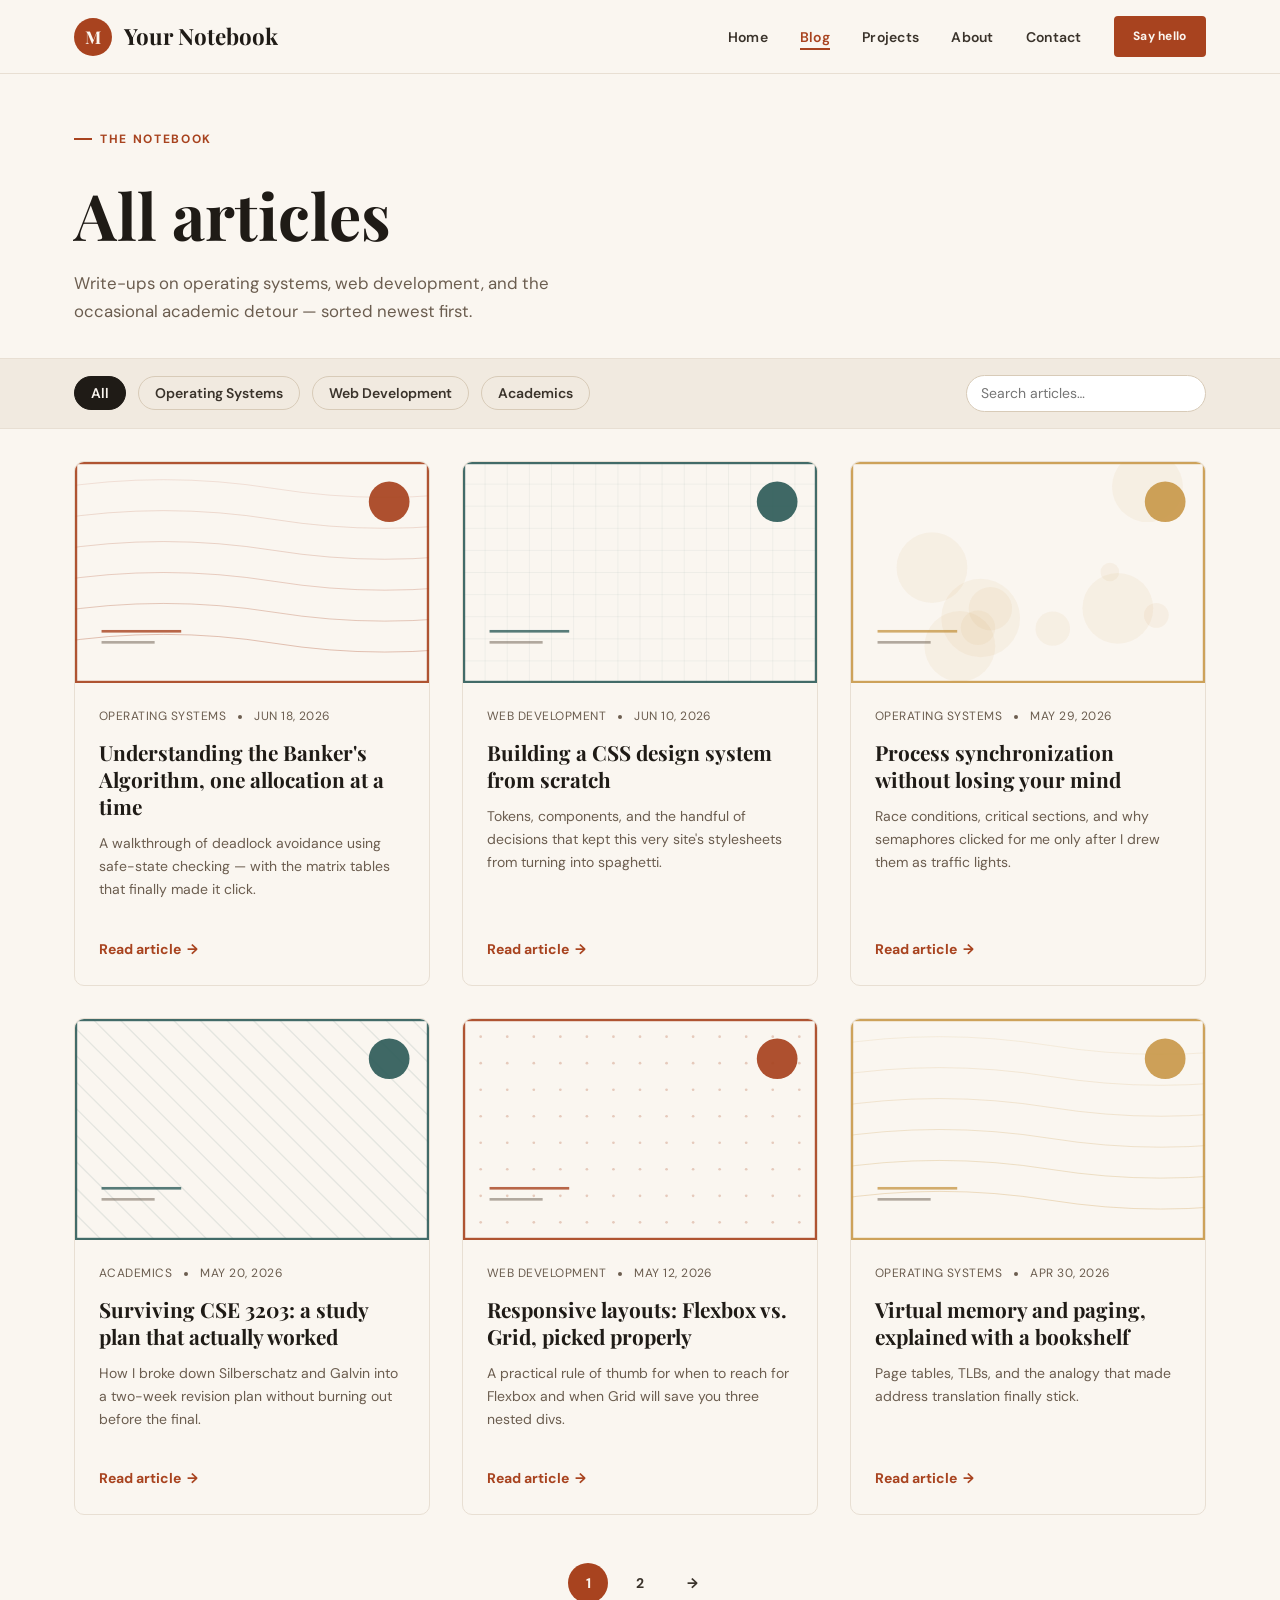
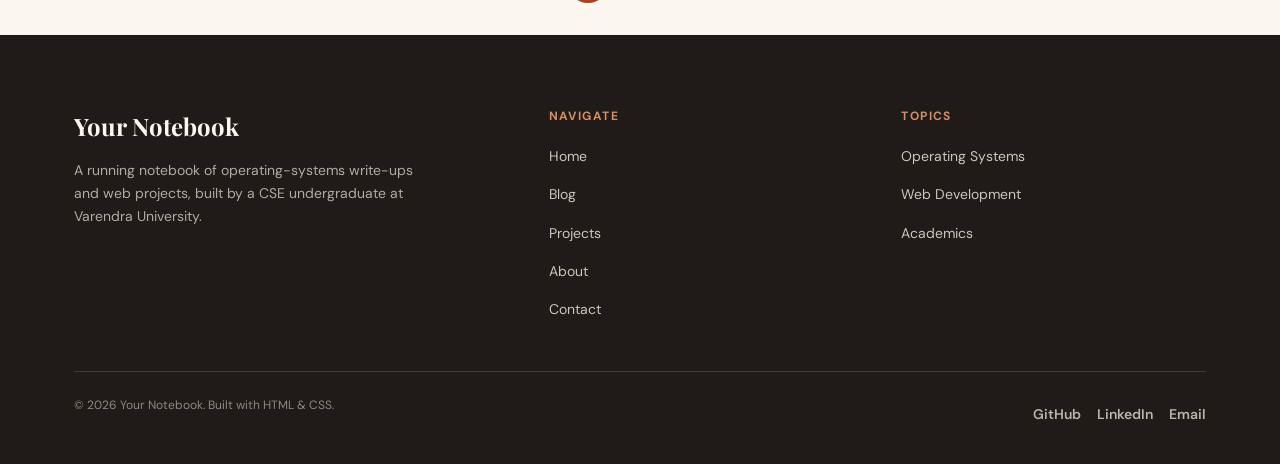
<file: pages/blog.html>
<!DOCTYPE html>
<html lang="en">
<head>
  <meta charset="UTF-8">
  <meta name="viewport" content="width=device-width, initial-scale=1.0">
  <title>Blog — Your Notebook</title>
  <meta name="description" content="All articles from Mahu's Notebook — operating systems, web development, and academic write-ups.">
  <link rel="icon" type="image/svg+xml" href="../images/icons/favicon.svg">

  <link rel="preconnect" href="https://fonts.googleapis.com">
  <link rel="preconnect" href="https://fonts.gstatic.com" crossorigin>
  <link href="https://fonts.googleapis.com/css2?family=Playfair+Display:ital,wght@0,500;0,600;0,700;0,800;1,600&family=DM+Sans:ital,wght@0,400;0,500;0,700;1,400&display=swap" rel="stylesheet">

  <link rel="stylesheet" href="../css/variables.css">
  <link rel="stylesheet" href="../css/base.css">
  <link rel="stylesheet" href="../css/layout.css">
  <link rel="stylesheet" href="../css/components.css">
  <link rel="stylesheet" href="../css/blog.css">
</head>
<body>

  <a class="skip-link" href="#main">Skip to content</a>

  <!-- ============ HEADER ============ -->
  <header class="site-header">
    <div class="container site-header__inner">
      <a href="../index.html" class="brand">
        <span class="brand__mark">M</span>
        Your Notebook
      </a>

      <button class="nav-toggle" id="navToggle" aria-label="Toggle navigation menu" aria-expanded="false" aria-controls="primaryNav">
        <span></span><span></span><span></span>
      </button>

      <nav class="nav" id="primaryNav">
        <ul class="nav__list">
          <li><a href="../index.html" class="nav__link">Home</a></li>
          <li><a href="blog.html" class="nav__link is-active">Blog</a></li>
          <li><a href="projects.html" class="nav__link">Projects</a></li>
          <li><a href="about.html" class="nav__link">About</a></li>
          <li><a href="contact.html" class="nav__link">Contact</a></li>
        </ul>
        <a href="contact.html" class="btn btn--primary btn--sm nav__cta">Say hello</a>
      </nav>
    </div>
  </header>

  <main id="main">

    <!-- ============ PAGE HEADER ============ -->
    <section class="page-header">
      <div class="container">
        <p class="eyebrow">The Notebook</p>
        <h1>All articles</h1>
        <p class="page-header__lede">Write-ups on operating systems, web development, and the occasional academic detour — sorted newest first.</p>
      </div>
    </section>

    <!-- ============ FILTER BAR ============ -->
    <section class="filter-bar">
      <div class="container filter-bar__inner">
        <div class="filter-bar__tabs" role="tablist" aria-label="Filter posts by topic">
          <button class="filter-tab is-active" type="button" data-filter="all">All</button>
          <button class="filter-tab" type="button" data-filter="operating-systems">Operating Systems</button>
          <button class="filter-tab" type="button" data-filter="web-development">Web Development</button>
          <button class="filter-tab" type="button" data-filter="academics">Academics</button>
        </div>
        <div class="filter-bar__search">
          <label for="postSearch" class="sr-only">Search posts</label>
          <input type="search" id="postSearch" placeholder="Search articles…">
        </div>
      </div>
    </section>

    <!-- ============ BLOG GRID ============ -->
    <section class="section section--tight">
      <div class="container">
        <div class="grid grid--blog" id="blogGrid">

          <article class="blog-card" data-topic="operating-systems" data-title="understanding the banker's algorithm, one allocation at a time">
            <a class="blog-card__media" href="blog-post.html?post=banker-algorithm">
              <img src="../images/blog/post-1.svg" alt="Abstract illustration representing deadlock avoidance and resource allocation graphs" loading="lazy">
            </a>
            <div class="blog-card__body">
              <div class="blog-card__meta">
                <span>Operating Systems</span><span class="dot"></span><span>Jun 18, 2026</span>
              </div>
              <h3 class="blog-card__title"><a href="blog-post.html?post=banker-algorithm">Understanding the Banker's Algorithm, one allocation at a time</a></h3>
              <p class="blog-card__excerpt">A walkthrough of deadlock avoidance using safe-state checking — with the matrix tables that finally made it click.</p>
              <a class="blog-card__readmore" href="blog-post.html?post=banker-algorithm">Read article <span class="arrow">&rarr;</span></a>
            </div>
          </article>

          <article class="blog-card" data-topic="web-development" data-title="building a css design system from scratch">
            <a class="blog-card__media" href="blog-post.html?post=css-design-system">
              <img src="../images/blog/post-2.svg" alt="Abstract illustration representing a grid-based design system" loading="lazy">
            </a>
            <div class="blog-card__body">
              <div class="blog-card__meta">
                <span>Web Development</span><span class="dot"></span><span>Jun 10, 2026</span>
              </div>
              <h3 class="blog-card__title"><a href="blog-post.html?post=css-design-system">Building a CSS design system from scratch</a></h3>
              <p class="blog-card__excerpt">Tokens, components, and the handful of decisions that kept this very site's stylesheets from turning into spaghetti.</p>
              <a class="blog-card__readmore" href="blog-post.html?post=css-design-system">Read article <span class="arrow">&rarr;</span></a>
            </div>
          </article>

          <article class="blog-card" data-topic="operating-systems" data-title="process synchronization without losing your mind">
            <a class="blog-card__media" href="blog-post.html?post=process-synchronization">
              <img src="../images/blog/post-3.svg" alt="Abstract illustration representing concurrent processes and synchronization" loading="lazy">
            </a>
            <div class="blog-card__body">
              <div class="blog-card__meta">
                <span>Operating Systems</span><span class="dot"></span><span>May 29, 2026</span>
              </div>
              <h3 class="blog-card__title"><a href="blog-post.html?post=process-synchronization">Process synchronization without losing your mind</a></h3>
              <p class="blog-card__excerpt">Race conditions, critical sections, and why semaphores clicked for me only after I drew them as traffic lights.</p>
              <a class="blog-card__readmore" href="blog-post.html?post=process-synchronization">Read article <span class="arrow">&rarr;</span></a>
            </div>
          </article>

          <article class="blog-card" data-topic="academics" data-title="surviving cse 3203: a study plan that actually worked">
            <a class="blog-card__media" href="blog-post.html?post=exam-study-plan">
              <img src="../images/blog/post-4.svg" alt="Abstract illustration representing study planning and exam preparation" loading="lazy">
            </a>
            <div class="blog-card__body">
              <div class="blog-card__meta">
                <span>Academics</span><span class="dot"></span><span>May 20, 2026</span>
              </div>
              <h3 class="blog-card__title"><a href="blog-post.html?post=exam-study-plan">Surviving CSE 3203: a study plan that actually worked</a></h3>
              <p class="blog-card__excerpt">How I broke down Silberschatz and Galvin into a two-week revision plan without burning out before the final.</p>
              <a class="blog-card__readmore" href="blog-post.html?post=exam-study-plan">Read article <span class="arrow">&rarr;</span></a>
            </div>
          </article>

          <article class="blog-card" data-topic="web-development" data-title="responsive layouts: flexbox vs. grid, picked properly">
            <a class="blog-card__media" href="blog-post.html?post=flexbox-vs-grid">
              <img src="../images/blog/post-5.svg" alt="Abstract illustration representing responsive layout grids" loading="lazy">
            </a>
            <div class="blog-card__body">
              <div class="blog-card__meta">
                <span>Web Development</span><span class="dot"></span><span>May 12, 2026</span>
              </div>
              <h3 class="blog-card__title"><a href="blog-post.html?post=flexbox-vs-grid">Responsive layouts: Flexbox vs. Grid, picked properly</a></h3>
              <p class="blog-card__excerpt">A practical rule of thumb for when to reach for Flexbox and when Grid will save you three nested divs.</p>
              <a class="blog-card__readmore" href="blog-post.html?post=flexbox-vs-grid">Read article <span class="arrow">&rarr;</span></a>
            </div>
          </article>

          <article class="blog-card" data-topic="operating-systems" data-title="virtual memory and paging, explained with a bookshelf">
            <a class="blog-card__media" href="blog-post.html?post=virtual-memory-paging">
              <img src="../images/blog/post-6.svg" alt="Abstract illustration representing virtual memory and paging" loading="lazy">
            </a>
            <div class="blog-card__body">
              <div class="blog-card__meta">
                <span>Operating Systems</span><span class="dot"></span><span>Apr 30, 2026</span>
              </div>
              <h3 class="blog-card__title"><a href="blog-post.html?post=virtual-memory-paging">Virtual memory and paging, explained with a bookshelf</a></h3>
              <p class="blog-card__excerpt">Page tables, TLBs, and the analogy that made address translation finally stick.</p>
              <a class="blog-card__readmore" href="blog-post.html?post=virtual-memory-paging">Read article <span class="arrow">&rarr;</span></a>
            </div>
          </article>

        </div>

        <p class="empty-state" id="emptyState" hidden>No articles match your search. Try a different keyword or topic.</p>

        <nav class="pagination" aria-label="Pagination">
          <a href="#" class="is-current">1</a>
          <a href="#">2</a>
          <a href="#">&rarr;</a>
        </nav>
      </div>
    </section>

  </main>

  <!-- ============ FOOTER ============ -->
  <footer class="site-footer">
    <div class="container">
      <div class="footer__grid">
        <div>
          <p class="footer__brand">Your Notebook</p>
          <p class="footer__about">A running notebook of operating-systems write-ups and web projects, built by a CSE undergraduate at Varendra University.</p>
        </div>
        <div>
          <p class="footer__heading">Navigate</p>
          <ul class="footer__list">
            <li><a href="../index.html">Home</a></li>
            <li><a href="blog.html">Blog</a></li>
            <li><a href="projects.html">Projects</a></li>
            <li><a href="about.html">About</a></li>
            <li><a href="contact.html">Contact</a></li>
          </ul>
        </div>
        <div>
          <p class="footer__heading">Topics</p>
          <ul class="footer__list">
            <li><a href="blog.html?topic=operating-systems">Operating Systems</a></li>
            <li><a href="blog.html?topic=web-development">Web Development</a></li>
            <li><a href="blog.html?topic=academics">Academics</a></li>
          </ul>
        </div>
      </div>
      <div class="footer__bottom">
        <p class="footer__copy">&copy; 2026 Your Notebook. Built with HTML &amp; CSS.</p>
        <ul class="footer__social">
          <li><a href="https://github.com" target="_blank" rel="noopener">GitHub</a></li>
          <li><a href="https://linkedin.com" target="_blank" rel="noopener">LinkedIn</a></li>
          <li><a href="mailto:mahu@example.com">Email</a></li>
        </ul>
      </div>
    </div>
  </footer>

  <div class="toast" id="toast" role="status" aria-live="polite"></div>

  <script src="../js/main.js"></script>
  <script src="../js/blog-filter.js"></script>
</body>
</html>
</file>
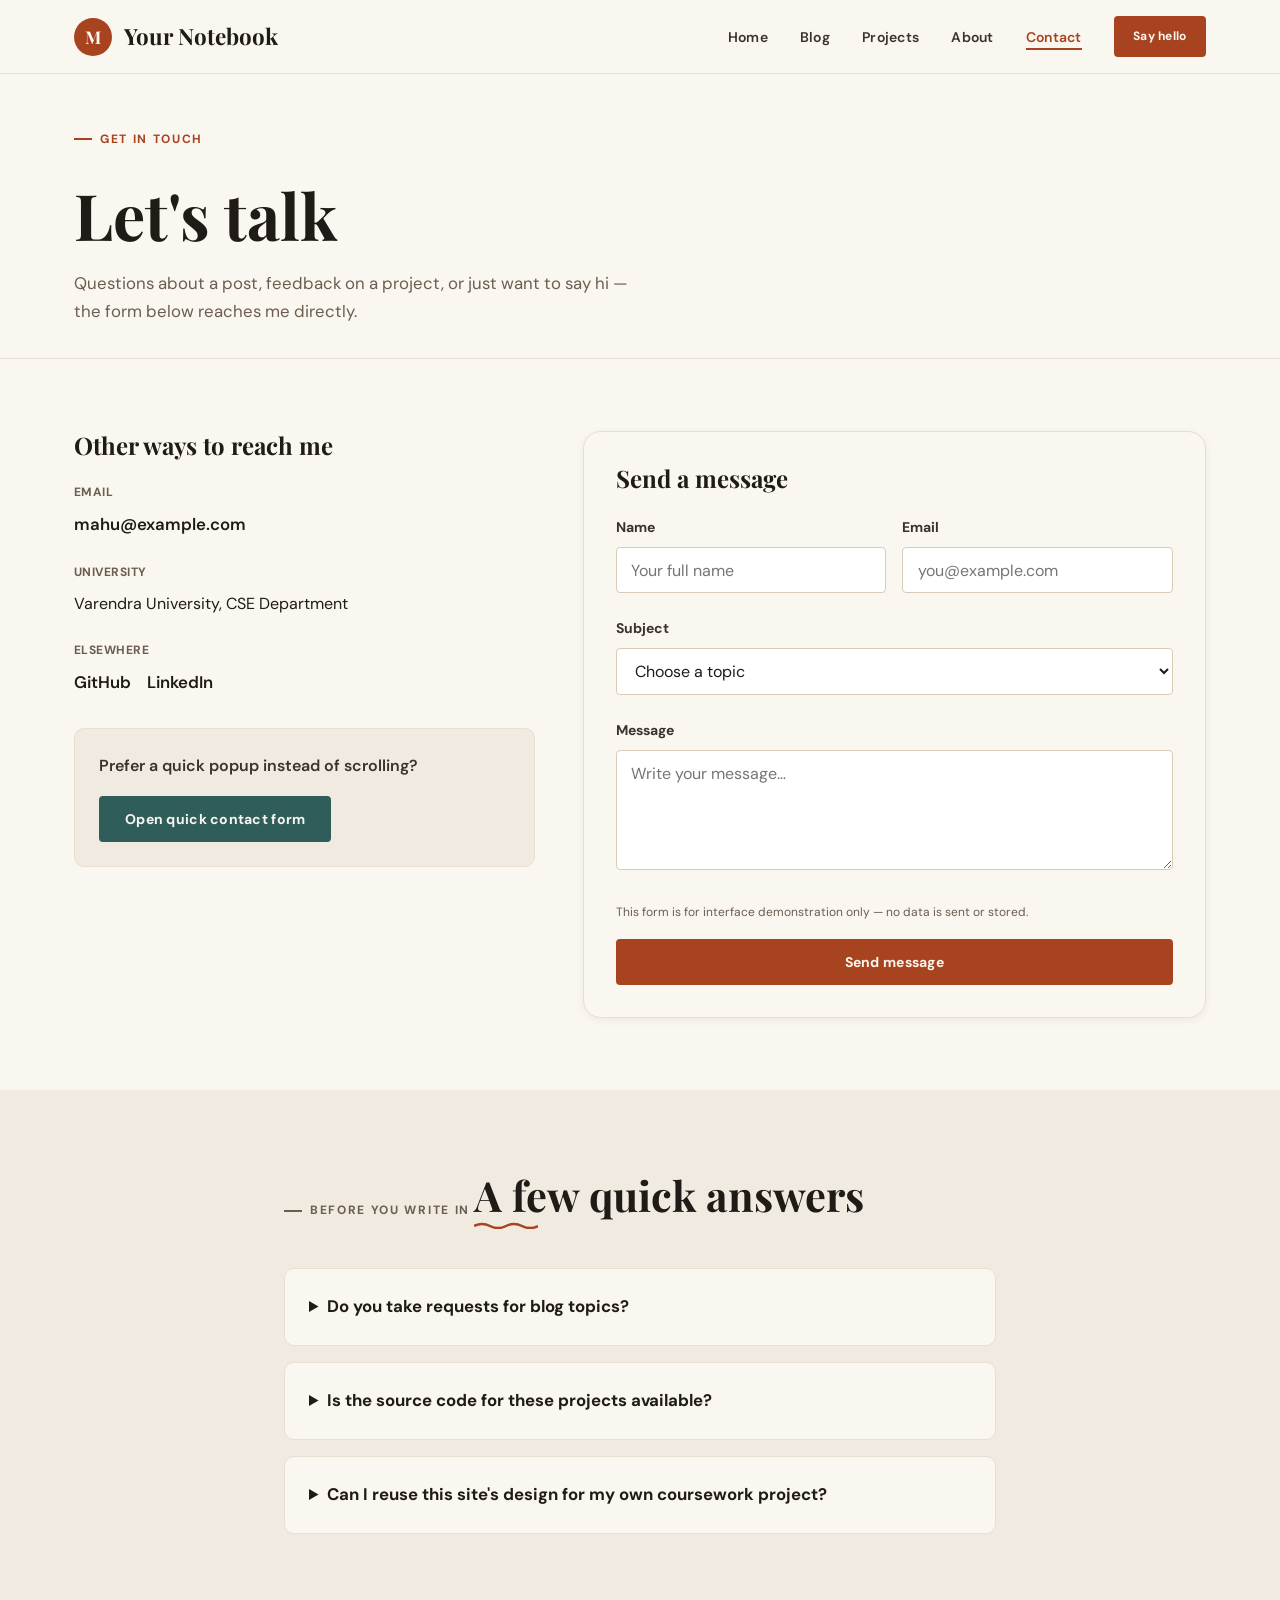
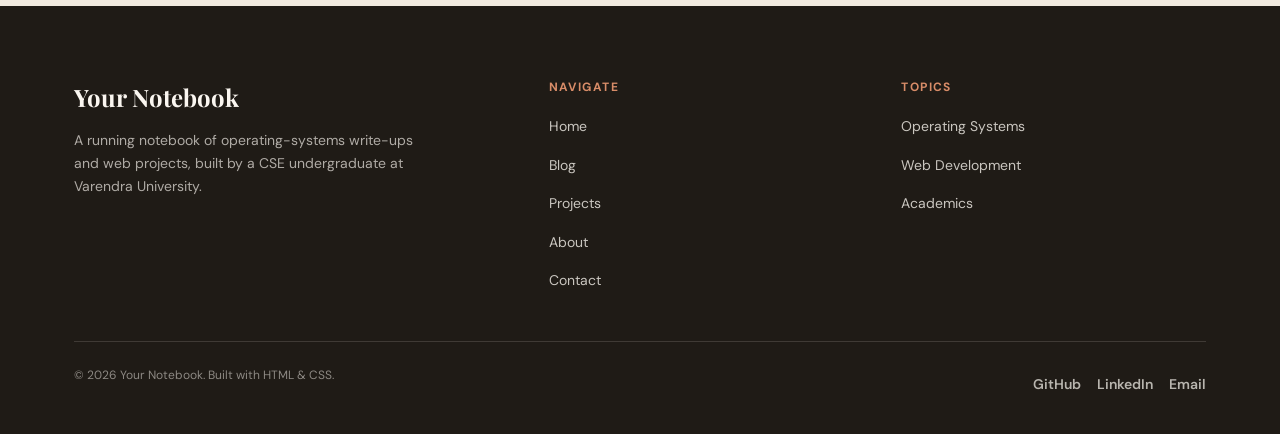
<file: pages/contact.html>
<!DOCTYPE html>
<html lang="en">
<head>
  <meta charset="UTF-8">
  <meta name="viewport" content="width=device-width, initial-scale=1.0">
  <title>Contact — Your Notebook</title>
  <meta name="description" content="Get in touch with Mahu about a blog post, a project, or a collaboration.">
  <link rel="icon" type="image/svg+xml" href="../images/icons/favicon.svg">

  <link rel="preconnect" href="https://fonts.googleapis.com">
  <link rel="preconnect" href="https://fonts.gstatic.com" crossorigin>
  <link href="https://fonts.googleapis.com/css2?family=Playfair+Display:ital,wght@0,500;0,600;0,700;0,800;1,600&family=DM+Sans:ital,wght@0,400;0,500;0,700;1,400&display=swap" rel="stylesheet">

  <link rel="stylesheet" href="../css/variables.css">
  <link rel="stylesheet" href="../css/base.css">
  <link rel="stylesheet" href="../css/layout.css">
  <link rel="stylesheet" href="../css/components.css">
  <link rel="stylesheet" href="../css/contact.css">
</head>
<body>

  <a class="skip-link" href="#main">Skip to content</a>

  <!-- ============ HEADER ============ -->
  <header class="site-header">
    <div class="container site-header__inner">
      <a href="../index.html" class="brand">
        <span class="brand__mark">M</span>
        Your Notebook
      </a>

      <button class="nav-toggle" id="navToggle" aria-label="Toggle navigation menu" aria-expanded="false" aria-controls="primaryNav">
        <span></span><span></span><span></span>
      </button>

      <nav class="nav" id="primaryNav">
        <ul class="nav__list">
          <li><a href="../index.html" class="nav__link">Home</a></li>
          <li><a href="blog.html" class="nav__link">Blog</a></li>
          <li><a href="projects.html" class="nav__link">Projects</a></li>
          <li><a href="about.html" class="nav__link">About</a></li>
          <li><a href="contact.html" class="nav__link is-active">Contact</a></li>
        </ul>
        <a href="contact.html" class="btn btn--primary btn--sm nav__cta">Say hello</a>
      </nav>
    </div>
  </header>

  <main id="main">

    <!-- ============ PAGE HEADER ============ -->
    <section class="page-header">
      <div class="container">
        <p class="eyebrow">Get in touch</p>
        <h1>Let's talk</h1>
        <p class="page-header__lede">Questions about a post, feedback on a project, or just want to say hi — the form below reaches me directly.</p>
      </div>
    </section>

    <!-- ============ CONTACT CONTENT ============ -->
    <section class="section">
      <div class="container contact-layout">

        <div class="contact-info">
          <h2>Other ways to reach me</h2>
          <ul class="contact-info__list">
            <li>
              <span class="contact-info__label">Email</span>
              <a href="mailto:mahu@example.com">mahu@example.com</a>
            </li>
            <li>
              <span class="contact-info__label">University</span>
              <span>Varendra University, CSE Department</span>
            </li>
            <li>
              <span class="contact-info__label">Elsewhere</span>
              <div class="contact-info__social">
                <a href="https://github.com" target="_blank" rel="noopener">GitHub</a>
                <a href="https://linkedin.com" target="_blank" rel="noopener">LinkedIn</a>
              </div>
            </li>
          </ul>

          <div class="contact-info__quick">
            <p>Prefer a quick popup instead of scrolling?</p>
            <button class="btn btn--teal" type="button" data-modal-trigger="modal-quick-contact">Open quick contact form</button>
          </div>
        </div>

        <div class="contact-form-card">
          <h2>Send a message</h2>
          <form data-demo-form="message" novalidate>
            <div class="form-field--row">
              <div class="form-field">
                <label for="contactName">Name</label>
                <input type="text" id="contactName" name="name" placeholder="Your full name" required>
              </div>
              <div class="form-field">
                <label for="contactEmail">Email</label>
                <input type="email" id="contactEmail" name="email" placeholder="you@example.com" required>
              </div>
            </div>
            <div class="form-field">
              <label for="contactSubject">Subject</label>
              <select id="contactSubject" name="subject" required>
                <option value="" disabled selected>Choose a topic</option>
                <option value="blog">A question about a blog post</option>
                <option value="project">A question about a project</option>
                <option value="collab">Collaboration idea</option>
                <option value="other">Something else</option>
              </select>
            </div>
            <div class="form-field">
              <label for="contactMessage">Message</label>
              <textarea id="contactMessage" name="message" placeholder="Write your message…" required></textarea>
            </div>
            <p class="form-hint">This form is for interface demonstration only — no data is sent or stored.</p>
            <button type="submit" class="btn btn--primary btn--block">Send message</button>
            <div class="form-success">Thanks for reaching out — your message has been received (demo only).</div>
          </form>
        </div>

      </div>
    </section>

    <!-- ============ FAQ ============ -->
    <section class="section section--alt">
      <div class="container container--narrow">
        <div class="section-heading">
          <p class="eyebrow">Before you write in</p>
          <h2>A few quick answers</h2>
        </div>
        <div class="faq-list">
          <details class="faq-item">
            <summary>Do you take requests for blog topics?</summary>
            <p>Yes — if there's an operating systems or web development topic you'd like broken down, the contact form is the best way to suggest it.</p>
          </details>
          <details class="faq-item">
            <summary>Is the source code for these projects available?</summary>
            <p>Most projects link to a source repository from their detail popup on the Projects page. If a link is missing, reach out and I can share it directly.</p>
          </details>
          <details class="faq-item">
            <summary>Can I reuse this site's design for my own coursework project?</summary>
            <p>Feel free to use it as a structural reference — just make sure your own write-up and content are your own work.</p>
          </details>
        </div>
      </div>
    </section>

  </main>

  <!-- ============ FOOTER ============ -->
  <footer class="site-footer">
    <div class="container">
      <div class="footer__grid">
        <div>
          <p class="footer__brand">Your Notebook</p>
          <p class="footer__about">A running notebook of operating-systems write-ups and web projects, built by a CSE undergraduate at Varendra University.</p>
        </div>
        <div>
          <p class="footer__heading">Navigate</p>
          <ul class="footer__list">
            <li><a href="../index.html">Home</a></li>
            <li><a href="blog.html">Blog</a></li>
            <li><a href="projects.html">Projects</a></li>
            <li><a href="about.html">About</a></li>
            <li><a href="contact.html">Contact</a></li>
          </ul>
        </div>
        <div>
          <p class="footer__heading">Topics</p>
          <ul class="footer__list">
            <li><a href="blog.html?topic=operating-systems">Operating Systems</a></li>
            <li><a href="blog.html?topic=web-development">Web Development</a></li>
            <li><a href="blog.html?topic=academics">Academics</a></li>
          </ul>
        </div>
      </div>
      <div class="footer__bottom">
        <p class="footer__copy">&copy; 2026 Your Notebook. Built with HTML &amp; CSS.</p>
        <ul class="footer__social">
          <li><a href="https://github.com" target="_blank" rel="noopener">GitHub</a></li>
          <li><a href="https://linkedin.com" target="_blank" rel="noopener">LinkedIn</a></li>
          <li><a href="mailto:mahu@example.com">Email</a></li>
        </ul>
      </div>
    </div>
  </footer>

  <!-- ============ QUICK CONTACT POPUP ============ -->
  <div class="modal-overlay" id="modal-quick-contact" aria-hidden="true">
    <div class="modal" role="dialog" aria-modal="true" aria-labelledby="modal-quick-contact-title">
      <button class="modal__close" type="button" data-modal-close aria-label="Close dialog">&times;</button>
      <p class="eyebrow modal__eyebrow">Quick message</p>
      <h3 class="modal__title" id="modal-quick-contact-title">Send a quick note</h3>

      <form data-demo-form="quick message" novalidate>
        <div class="form-field">
          <label for="quickName">Name</label>
          <input type="text" id="quickName" name="name" placeholder="Your name" required>
        </div>
        <div class="form-field">
          <label for="quickEmail">Email</label>
          <input type="email" id="quickEmail" name="email" placeholder="you@example.com" required>
        </div>
        <div class="form-field">
          <label for="quickMessage">Message</label>
          <textarea id="quickMessage" name="message" placeholder="What's on your mind?" required></textarea>
        </div>
        <p class="form-hint">This form is for interface demonstration only — no data is sent or stored.</p>
        <button type="submit" class="btn btn--primary btn--block">Send</button>
        <div class="form-success">Thanks — your note has been received (demo only).</div>
      </form>
    </div>
  </div>

  <div class="toast" id="toast" role="status" aria-live="polite"></div>

  <script src="../js/main.js"></script>
</body>
</html>
</file>
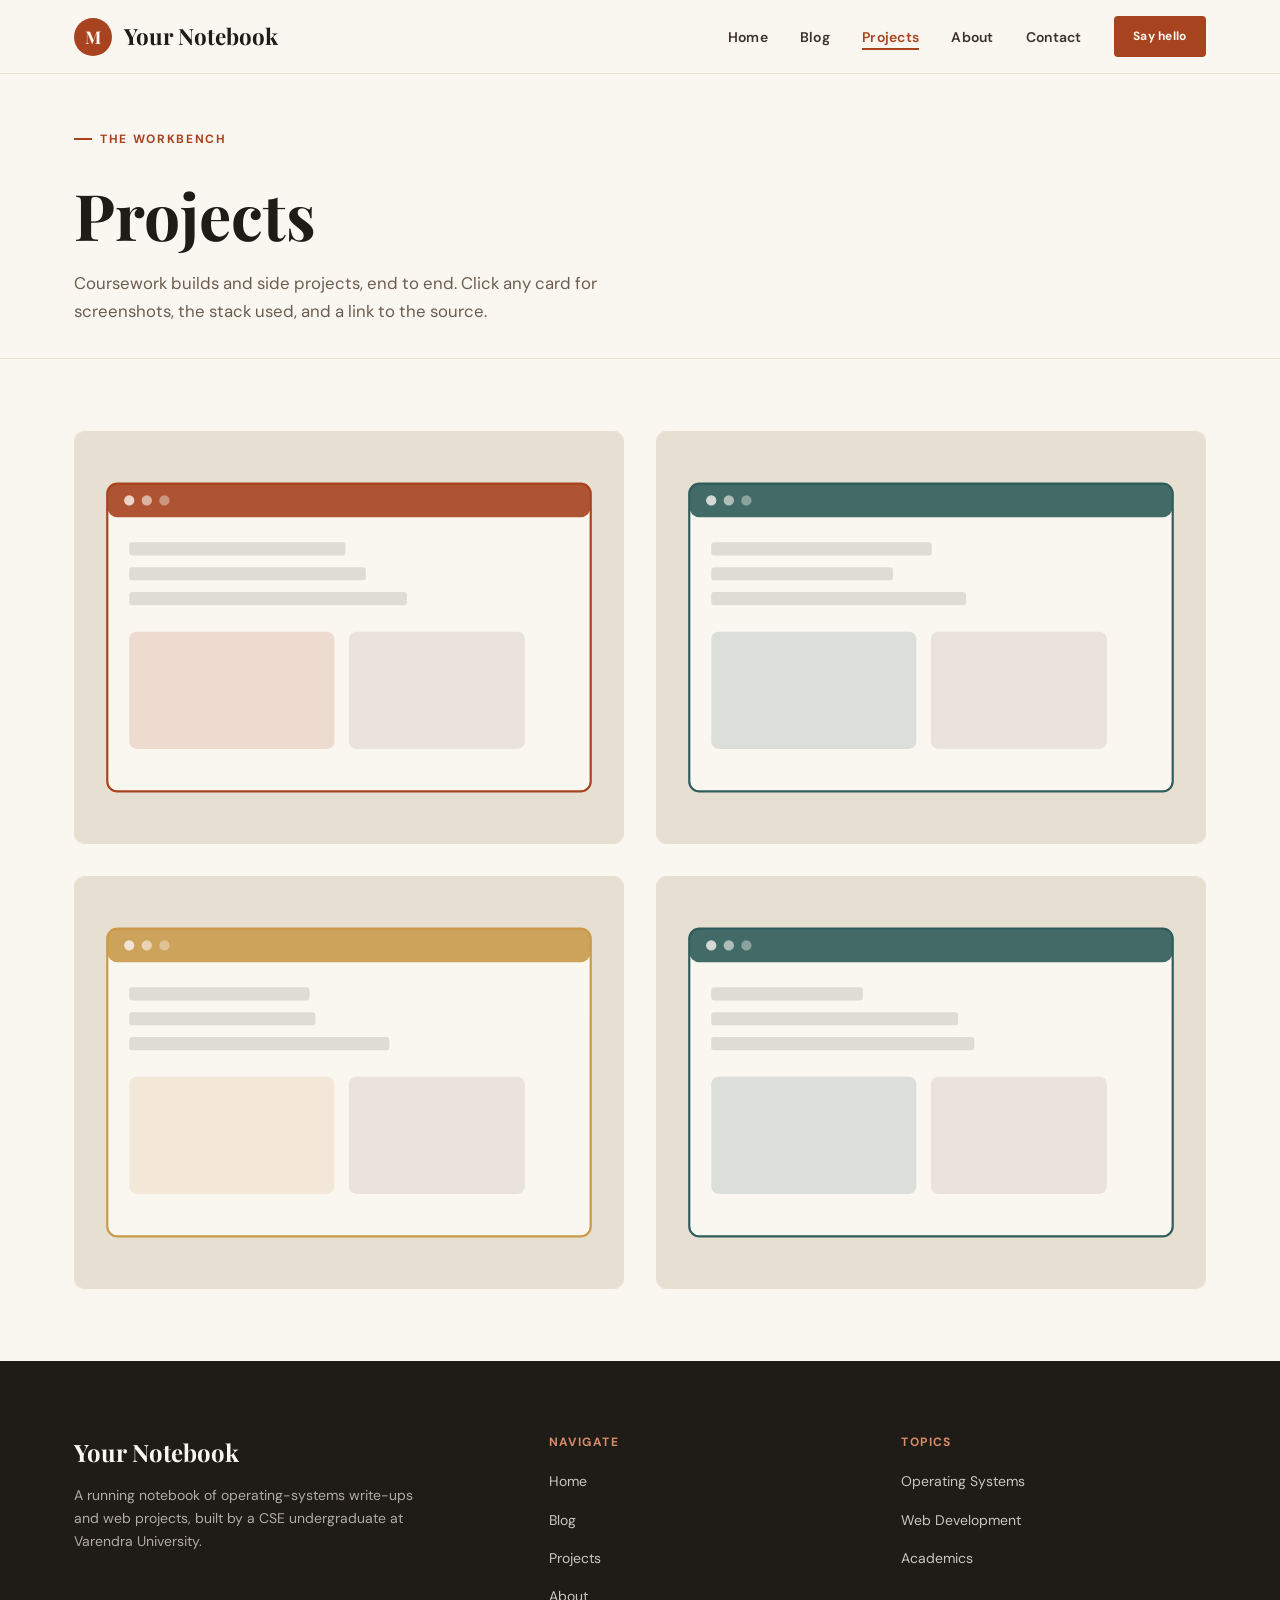
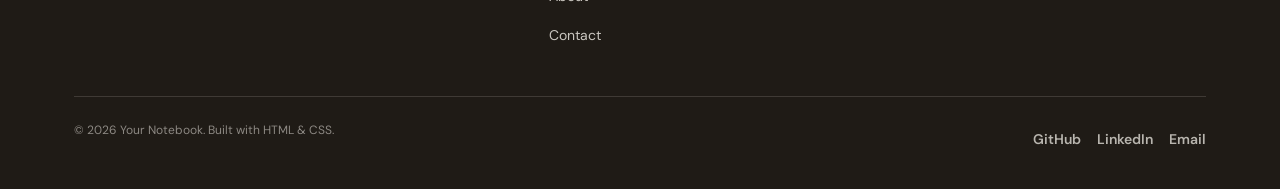
<file: pages/projects.html>
<!DOCTYPE html>
<html lang="en">
<head>
  <meta charset="UTF-8">
  <meta name="viewport" content="width=device-width, initial-scale=1.0">
  <title>Projects — Your Notebook</title>
  <meta name="description" content="A showcase of projects built by Mahu, a CSE undergraduate at Varendra University.">
  <link rel="icon" type="image/svg+xml" href="../images/icons/favicon.svg">

  <link rel="preconnect" href="https://fonts.googleapis.com">
  <link rel="preconnect" href="https://fonts.gstatic.com" crossorigin>
  <link href="https://fonts.googleapis.com/css2?family=Playfair+Display:ital,wght@0,500;0,600;0,700;0,800;1,600&family=DM+Sans:ital,wght@0,400;0,500;0,700;1,400&display=swap" rel="stylesheet">

  <link rel="stylesheet" href="../css/variables.css">
  <link rel="stylesheet" href="../css/base.css">
  <link rel="stylesheet" href="../css/layout.css">
  <link rel="stylesheet" href="../css/components.css">
  <link rel="stylesheet" href="../css/projects.css">
</head>
<body>

  <a class="skip-link" href="#main">Skip to content</a>

  <!-- ============ HEADER ============ -->
  <header class="site-header">
    <div class="container site-header__inner">
      <a href="../index.html" class="brand">
        <span class="brand__mark">M</span>
        Your Notebook
      </a>

      <button class="nav-toggle" id="navToggle" aria-label="Toggle navigation menu" aria-expanded="false" aria-controls="primaryNav">
        <span></span><span></span><span></span>
      </button>

      <nav class="nav" id="primaryNav">
        <ul class="nav__list">
          <li><a href="../index.html" class="nav__link">Home</a></li>
          <li><a href="blog.html" class="nav__link">Blog</a></li>
          <li><a href="projects.html" class="nav__link is-active">Projects</a></li>
          <li><a href="about.html" class="nav__link">About</a></li>
          <li><a href="contact.html" class="nav__link">Contact</a></li>
        </ul>
        <a href="contact.html" class="btn btn--primary btn--sm nav__cta">Say hello</a>
      </nav>
    </div>
  </header>

  <main id="main">

    <!-- ============ PAGE HEADER ============ -->
    <section class="page-header">
      <div class="container">
        <p class="eyebrow">The Workbench</p>
        <h1>Projects</h1>
        <p class="page-header__lede">Coursework builds and side projects, end to end. Click any card for screenshots, the stack used, and a link to the source.</p>
      </div>
    </section>

    <!-- ============ PROJECTS GRID ============ -->
    <section class="section">
      <div class="container">
        <div class="grid grid--projects">

          <div class="project-card" tabindex="0" data-modal="modal-project-1">
            <span class="project-card__label">Featured</span>
            <div class="project-card__media">
              <img src="../images/projects/project-1.svg" alt="Interface mockup preview of the Notebook blog and showcase website" loading="lazy">
            </div>
            <div class="project-card__overlay">
              <p class="project-card__overlay-title">Notebook — Blog &amp; Showcase Site</p>
              <p class="project-card__overlay-desc">This very site: a responsive static blog and project showcase built with HTML and CSS.</p>
              <button class="btn btn--primary btn--sm" type="button" data-modal-trigger="modal-project-1">View details</button>
            </div>
          </div>

          <div class="project-card" tabindex="0" data-modal="modal-project-2">
            <span class="project-card__label">Coursework</span>
            <div class="project-card__media">
              <img src="../images/projects/project-2.svg" alt="Interface mockup preview of the OS process scheduler simulator" loading="lazy">
            </div>
            <div class="project-card__overlay">
              <p class="project-card__overlay-title">Process Scheduler Simulator</p>
              <p class="project-card__overlay-desc">A visual simulator for FCFS, SJF, and Round Robin scheduling built for CSE 3203.</p>
              <button class="btn btn--primary btn--sm" type="button" data-modal-trigger="modal-project-2">View details</button>
            </div>
          </div>

          <div class="project-card" tabindex="0" data-modal="modal-project-3">
            <span class="project-card__label">Side project</span>
            <div class="project-card__media">
              <img src="../images/projects/project-3.svg" alt="Interface mockup preview of the Banker's Algorithm visualizer" loading="lazy">
            </div>
            <div class="project-card__overlay">
              <p class="project-card__overlay-title">Banker's Algorithm Visualizer</p>
              <p class="project-card__overlay-desc">An interactive tool that steps through the safety algorithm with editable allocation matrices.</p>
              <button class="btn btn--primary btn--sm" type="button" data-modal-trigger="modal-project-3">View details</button>
            </div>
          </div>

          <div class="project-card" tabindex="0" data-modal="modal-project-4">
            <span class="project-card__label">Coursework</span>
            <div class="project-card__media">
              <img src="../images/projects/project-4.svg" alt="Interface mockup preview of the Varendra University event finder" loading="lazy">
            </div>
            <div class="project-card__overlay">
              <p class="project-card__overlay-title">Campus Event Finder</p>
              <p class="project-card__overlay-desc">A mock-data front-end for browsing and filtering upcoming campus events by department.</p>
              <button class="btn btn--primary btn--sm" type="button" data-modal-trigger="modal-project-4">View details</button>
            </div>
          </div>

        </div>
      </div>
    </section>

  </main>

  <!-- ============ FOOTER ============ -->
  <footer class="site-footer">
    <div class="container">
      <div class="footer__grid">
        <div>
          <p class="footer__brand">Your Notebook</p>
          <p class="footer__about">A running notebook of operating-systems write-ups and web projects, built by a CSE undergraduate at Varendra University.</p>
        </div>
        <div>
          <p class="footer__heading">Navigate</p>
          <ul class="footer__list">
            <li><a href="../index.html">Home</a></li>
            <li><a href="blog.html">Blog</a></li>
            <li><a href="projects.html">Projects</a></li>
            <li><a href="about.html">About</a></li>
            <li><a href="contact.html">Contact</a></li>
          </ul>
        </div>
        <div>
          <p class="footer__heading">Topics</p>
          <ul class="footer__list">
            <li><a href="blog.html?topic=operating-systems">Operating Systems</a></li>
            <li><a href="blog.html?topic=web-development">Web Development</a></li>
            <li><a href="blog.html?topic=academics">Academics</a></li>
          </ul>
        </div>
      </div>
      <div class="footer__bottom">
        <p class="footer__copy">&copy; 2026 Your Notebook. Built with HTML &amp; CSS.</p>
        <ul class="footer__social">
          <li><a href="https://github.com" target="_blank" rel="noopener">GitHub</a></li>
          <li><a href="https://linkedin.com" target="_blank" rel="noopener">LinkedIn</a></li>
          <li><a href="mailto:mahu@example.com">Email</a></li>
        </ul>
      </div>
    </div>
  </footer>

  <!-- ============ PROJECT MODALS ============ -->
  <div class="modal-overlay" id="modal-project-1" aria-hidden="true">
    <div class="modal modal--wide" role="dialog" aria-modal="true" aria-labelledby="modal-project-1-title">
      <button class="modal__close" type="button" data-modal-close aria-label="Close dialog">&times;</button>
      <p class="eyebrow modal__eyebrow">Featured Project</p>
      <h3 class="modal__title" id="modal-project-1-title">Notebook — Blog &amp; Showcase Site</h3>
      <div class="modal__media">
        <img src="../images/projects/project-1.svg" alt="Preview of the Notebook blog and showcase site interface">
      </div>
      <div class="modal__body">
        <p>A fully static, responsive website combining a blog and a project showcase in one consistent design system. Built entirely with semantic HTML and hand-written CSS — no frameworks — with reusable components for cards, navigation, and popup forms.</p>
        <ul class="tag-list">
          <li class="tag">HTML5</li>
          <li class="tag">CSS3</li>
          <li class="tag">Responsive Design</li>
          <li class="tag tag--rust">Flexbox &amp; Grid</li>
        </ul>
      </div>
      <div class="modal__footer">
        <a href="#" class="btn btn--primary btn--sm">View source</a>
        <a href="contact.html" class="btn btn--outline btn--sm">Ask about this project</a>
      </div>
    </div>
  </div>

  <div class="modal-overlay" id="modal-project-2" aria-hidden="true">
    <div class="modal modal--wide" role="dialog" aria-modal="true" aria-labelledby="modal-project-2-title">
      <button class="modal__close" type="button" data-modal-close aria-label="Close dialog">&times;</button>
      <p class="eyebrow modal__eyebrow">Coursework Project</p>
      <h3 class="modal__title" id="modal-project-2-title">Process Scheduler Simulator</h3>
      <div class="modal__media">
        <img src="../images/projects/project-2.svg" alt="Preview of the process scheduler simulator interface">
      </div>
      <div class="modal__body">
        <p>An interactive visualization of CPU scheduling algorithms — First-Come-First-Served, Shortest Job First, and Round Robin — showing Gantt charts and computed waiting/turnaround times for a given process set.</p>
        <ul class="tag-list">
          <li class="tag">JavaScript</li>
          <li class="tag">Operating Systems</li>
          <li class="tag tag--rust">CSE 3203</li>
        </ul>
      </div>
      <div class="modal__footer">
        <a href="#" class="btn btn--primary btn--sm">View source</a>
        <a href="contact.html" class="btn btn--outline btn--sm">Ask about this project</a>
      </div>
    </div>
  </div>

  <div class="modal-overlay" id="modal-project-3" aria-hidden="true">
    <div class="modal modal--wide" role="dialog" aria-modal="true" aria-labelledby="modal-project-3-title">
      <button class="modal__close" type="button" data-modal-close aria-label="Close dialog">&times;</button>
      <p class="eyebrow modal__eyebrow">Side Project</p>
      <h3 class="modal__title" id="modal-project-3-title">Banker's Algorithm Visualizer</h3>
      <div class="modal__media">
        <img src="../images/projects/project-3.svg" alt="Preview of the Banker's Algorithm visualizer interface">
      </div>
      <div class="modal__body">
        <p>Built while writing the blog post on deadlock avoidance — lets you edit Allocation and Max matrices for up to five processes and three resource types, then steps through the safety algorithm one iteration at a time.</p>
        <ul class="tag-list">
          <li class="tag">JavaScript</li>
          <li class="tag">Operating Systems</li>
          <li class="tag tag--rust">Deadlock Avoidance</li>
        </ul>
      </div>
      <div class="modal__footer">
        <a href="#" class="btn btn--primary btn--sm">View source</a>
        <a href="../pages/blog-post.html?post=banker-algorithm" class="btn btn--outline btn--sm">Read the related article</a>
      </div>
    </div>
  </div>

  <div class="modal-overlay" id="modal-project-4" aria-hidden="true">
    <div class="modal modal--wide" role="dialog" aria-modal="true" aria-labelledby="modal-project-4-title">
      <button class="modal__close" type="button" data-modal-close aria-label="Close dialog">&times;</button>
      <p class="eyebrow modal__eyebrow">Coursework Project</p>
      <h3 class="modal__title" id="modal-project-4-title">Campus Event Finder</h3>
      <div class="modal__media">
        <img src="../images/projects/project-4.svg" alt="Preview of the campus event finder interface">
      </div>
      <div class="modal__body">
        <p>A front-end-only prototype for browsing upcoming Varendra University events, with department and date filters running entirely on mock JSON data — built as a layout and filtering exercise.</p>
        <ul class="tag-list">
          <li class="tag">HTML5</li>
          <li class="tag">CSS3</li>
          <li class="tag tag--rust">JavaScript</li>
        </ul>
      </div>
      <div class="modal__footer">
        <a href="#" class="btn btn--primary btn--sm">View source</a>
        <a href="contact.html" class="btn btn--outline btn--sm">Ask about this project</a>
      </div>
    </div>
  </div>

  <div class="toast" id="toast" role="status" aria-live="polite"></div>

  <script src="../js/main.js"></script>
</body>
</html>
</file>
<file: css/variables.css>
/* =========================================================
   VARIABLES.CSS — Design tokens for Mahu's Notebook
   A warm editorial palette built for a CS student's
   blog + project showcase.
   ========================================================= */

:root {
  /* ---- Color palette ---- */
  --color-paper: #FAF6F0;        /* page background */
  --color-paper-alt: #F1EAE0;     /* slightly deeper panel background */
  --color-ink: #1F1B16;           /* primary text */
  --color-ink-soft: #3A332B;      /* secondary headings */
  --color-muted: #6B5D4F;         /* meta text, captions */
  --color-border: #E8DFD3;        /* hairline borders, dividers */
  --color-border-strong: #D8CBB8; /* slightly stronger border */

  --color-rust: #A8431F;          /* primary accent — links, CTAs */
  --color-rust-dark: #832F14;     /* hover state for rust */
  --color-rust-light: #D88C68;    /* tints / backgrounds */

  --color-teal: #2F5D5A;          /* secondary accent — tags, highlights */
  --color-teal-dark: #20413F;
  --color-teal-light: #6FA39D;

  --color-gold: #C99A4B;          /* tertiary accent — small details */

  --color-white: #FFFFFF;
  --color-overlay: rgba(31, 27, 22, 0.72);

  /* ---- Typography ---- */
  --font-display: "Playfair Display", "Georgia", serif;
  --font-body: "DM Sans", "Helvetica Neue", Arial, sans-serif;

  --fs-h1: clamp(2.4rem, 5vw, 4rem);
  --fs-h2: clamp(1.9rem, 3.4vw, 2.6rem);
  --fs-h3: clamp(1.4rem, 2.4vw, 1.8rem);
  --fs-h4: 1.2rem;
  --fs-body: 1rem;
  --fs-small: 0.875rem;
  --fs-xsmall: 0.75rem;

  /* ---- Spacing scale (8px base) ---- */
  --space-1: 0.5rem;
  --space-2: 0.75rem;
  --space-3: 1rem;
  --space-4: 1.5rem;
  --space-5: 2rem;
  --space-6: 3rem;
  --space-7: 4.5rem;
  --space-8: 6rem;

  /* ---- Layout ---- */
  --container-max: 1180px;
  --container-narrow: 760px;
  --radius-sm: 4px;
  --radius-md: 10px;
  --radius-lg: 18px;

  /* ---- Shadows ---- */
  --shadow-sm: 0 2px 8px rgba(31, 27, 22, 0.06);
  --shadow-md: 0 8px 24px rgba(31, 27, 22, 0.10);
  --shadow-lg: 0 20px 48px rgba(31, 27, 22, 0.16);

  /* ---- Motion ---- */
  --ease: cubic-bezier(0.4, 0, 0.2, 1);
  --duration-fast: 160ms;
  --duration-base: 280ms;
}

@media (prefers-reduced-motion: reduce) {
  *, *::before, *::after {
    animation-duration: 0.01ms !important;
    animation-iteration-count: 1 !important;
    transition-duration: 0.01ms !important;
    scroll-behavior: auto !important;
  }
}
</file>
<file: css/base.css>
/* =========================================================
   BASE.CSS — Reset, base elements, typography
   ========================================================= */

*, *::before, *::after {
  box-sizing: border-box;
}

html {
  scroll-behavior: smooth;
}

body {
  margin: 0;
  background-color: var(--color-paper);
  color: var(--color-ink);
  font-family: var(--font-body);
  font-size: var(--fs-body);
  line-height: 1.65;
  -webkit-font-smoothing: antialiased;
  text-rendering: optimizeLegibility;
}

img {
  max-width: 100%;
  display: block;
}

a {
  color: var(--color-rust);
  text-decoration: none;
  transition: color var(--duration-fast) var(--ease);
}

a:hover {
  color: var(--color-rust-dark);
}

ul, ol {
  padding: 0;
  margin: 0;
}

button {
  font-family: inherit;
  cursor: pointer;
}

input, textarea, select {
  font-family: inherit;
  font-size: 1rem;
}

/* ---- Headings ---- */
h1, h2, h3, h4 {
  font-family: var(--font-display);
  color: var(--color-ink);
  line-height: 1.2;
  margin: 0;
  font-weight: 700;
}

h1 { font-size: var(--fs-h1); }
h2 { font-size: var(--fs-h2); }
h3 { font-size: var(--fs-h3); }
h4 { font-size: var(--fs-h4); }

p {
  margin: 0 0 var(--space-3) 0;
}

/* ---- Visible keyboard focus ---- */
a:focus-visible,
button:focus-visible,
input:focus-visible,
textarea:focus-visible,
select:focus-visible,
.card:focus-visible {
  outline: 3px solid var(--color-teal);
  outline-offset: 3px;
  border-radius: var(--radius-sm);
}

/* ---- Selection ---- */
::selection {
  background: var(--color-rust-light);
  color: var(--color-ink);
}

/* ---- Utility: container ---- */
.container {
  width: 100%;
  max-width: var(--container-max);
  margin: 0 auto;
  padding-left: var(--space-4);
  padding-right: var(--space-4);
}

.container--narrow {
  max-width: var(--container-narrow);
}

/* ---- Utility: section spacing ---- */
.section {
  padding-top: var(--space-7);
  padding-bottom: var(--space-7);
}

.section--tight {
  padding-top: var(--space-5);
  padding-bottom: var(--space-5);
}

.section--alt {
  background-color: var(--color-paper-alt);
}

/* ---- Eyebrow label ---- */
.eyebrow {
  display: inline-flex;
  align-items: center;
  gap: var(--space-1);
  font-family: var(--font-body);
  font-size: var(--fs-xsmall);
  font-weight: 700;
  letter-spacing: 0.14em;
  text-transform: uppercase;
  color: var(--color-rust);
}

.eyebrow::before {
  content: "";
  display: inline-block;
  width: 18px;
  height: 2px;
  background: currentColor;
}

/* ---- Section heading with signature underline ---- */
.section-heading {
  margin-bottom: var(--space-5);
}

.section-heading h2 {
  position: relative;
  display: inline-block;
  margin-top: var(--space-1);
}

.section-heading h2::after {
  content: "";
  position: absolute;
  left: 0;
  bottom: -10px;
  width: 64px;
  height: 8px;
  background-image: url("data:image/svg+xml,%3Csvg xmlns='http://www.w3.org/2000/svg' viewBox='0 0 64 8'%3E%3Cpath d='M0 5 Q8 1 16 5 T32 5 T48 5 T64 5' stroke='%23A8431F' stroke-width='2.5' fill='none'/%3E%3C/svg%3E");
  background-repeat: no-repeat;
}

.section-heading p {
  color: var(--color-muted);
  max-width: 560px;
  margin-top: var(--space-4);
}

/* ---- Screen-reader only ---- */
.sr-only {
  position: absolute;
  width: 1px;
  height: 1px;
  padding: 0;
  margin: -1px;
  overflow: hidden;
  clip: rect(0,0,0,0);
  white-space: nowrap;
  border: 0;
}

/* ---- Skip link ---- */
.skip-link {
  position: absolute;
  left: -999px;
  top: 0;
  background: var(--color-ink);
  color: var(--color-paper);
  padding: var(--space-2) var(--space-3);
  z-index: 200;
}

.skip-link:focus {
  left: var(--space-2);
  top: var(--space-2);
}
</file>
<file: css/layout.css>
/* =========================================================
   LAYOUT.CSS — Header, navigation, footer, grid systems
   ========================================================= */

/* ---- Site header ---- */
.site-header {
  position: sticky;
  top: 0;
  z-index: 100;
  background-color: var(--color-paper);
  border-bottom: 1px solid var(--color-border);
}

.site-header__inner {
  display: flex;
  align-items: center;
  justify-content: space-between;
  padding-top: var(--space-3);
  padding-bottom: var(--space-3);
}

.brand {
  display: flex;
  align-items: center;
  gap: var(--space-2);
  font-family: var(--font-display);
  font-size: 1.4rem;
  font-weight: 700;
  color: var(--color-ink);
}

.brand:hover {
  color: var(--color-ink);
}

.brand__mark {
  width: 38px;
  height: 38px;
  border-radius: 50%;
  background: var(--color-rust);
  color: var(--color-paper);
  display: flex;
  align-items: center;
  justify-content: center;
  font-family: var(--font-display);
  font-weight: 700;
  font-size: 1.1rem;
  flex-shrink: 0;
}

.brand__tagline {
  display: none;
}

/* ---- Primary nav ---- */
.nav {
  display: flex;
  align-items: center;
  gap: var(--space-5);
}

.nav__list {
  display: flex;
  align-items: center;
  gap: var(--space-5);
  list-style: none;
}

.nav__link {
  font-size: var(--fs-small);
  font-weight: 600;
  color: var(--color-ink-soft);
  letter-spacing: 0.02em;
  position: relative;
  padding-bottom: 4px;
}

.nav__link::after {
  content: "";
  position: absolute;
  left: 0;
  bottom: 0;
  width: 0;
  height: 2px;
  background: var(--color-rust);
  transition: width var(--duration-base) var(--ease);
}

.nav__link:hover {
  color: var(--color-rust);
}

.nav__link:hover::after,
.nav__link.is-active::after {
  width: 100%;
}

.nav__link.is-active {
  color: var(--color-rust);
}

.nav__cta {
  display: inline-flex;
  align-items: center;
  gap: var(--space-1);
}

/* ---- Mobile nav toggle ---- */
.nav-toggle {
  display: none;
  flex-direction: column;
  justify-content: center;
  gap: 5px;
  width: 40px;
  height: 40px;
  background: none;
  border: none;
  padding: 0;
}

.nav-toggle span {
  display: block;
  width: 100%;
  height: 2px;
  background: var(--color-ink);
  border-radius: 2px;
  transition: transform var(--duration-base) var(--ease), opacity var(--duration-base) var(--ease);
}

.nav-toggle[aria-expanded="true"] span:nth-child(1) {
  transform: translateY(7px) rotate(45deg);
}
.nav-toggle[aria-expanded="true"] span:nth-child(2) {
  opacity: 0;
}
.nav-toggle[aria-expanded="true"] span:nth-child(3) {
  transform: translateY(-7px) rotate(-45deg);
}

/* ---- Footer ---- */
.site-footer {
  background-color: var(--color-ink);
  color: var(--color-paper-alt);
  padding-top: var(--space-7);
  padding-bottom: var(--space-5);
}

.footer__grid {
  display: grid;
  grid-template-columns: 1.4fr 1fr 1fr;
  gap: var(--space-6);
  padding-bottom: var(--space-6);
  border-bottom: 1px solid rgba(250, 246, 240, 0.14);
}

.footer__brand {
  font-family: var(--font-display);
  font-size: 1.5rem;
  font-weight: 700;
  color: var(--color-paper);
  margin-bottom: var(--space-2);
}

.footer__about {
  color: rgba(250, 246, 240, 0.66);
  max-width: 360px;
  font-size: var(--fs-small);
}

.footer__heading {
  font-family: var(--font-body);
  font-size: var(--fs-xsmall);
  font-weight: 700;
  letter-spacing: 0.12em;
  text-transform: uppercase;
  color: var(--color-rust-light);
  margin-bottom: var(--space-3);
}

.footer__list {
  list-style: none;
  display: flex;
  flex-direction: column;
  gap: var(--space-2);
}

.footer__list a {
  color: rgba(250, 246, 240, 0.78);
  font-size: var(--fs-small);
}

.footer__list a:hover {
  color: var(--color-paper);
}

.footer__bottom {
  display: flex;
  align-items: center;
  justify-content: space-between;
  padding-top: var(--space-4);
  flex-wrap: wrap;
  gap: var(--space-2);
}

.footer__copy {
  font-size: var(--fs-xsmall);
  color: rgba(250, 246, 240, 0.5);
}

.footer__social {
  display: flex;
  gap: var(--space-3);
  list-style: none;
}

.footer__social a {
  color: rgba(250, 246, 240, 0.7);
  font-size: var(--fs-small);
  font-weight: 600;
}

.footer__social a:hover {
  color: var(--color-rust-light);
}

/* ---- Grids ---- */
.grid {
  display: grid;
  gap: var(--space-5);
}

.grid--blog {
  grid-template-columns: repeat(3, 1fr);
}

.grid--projects {
  grid-template-columns: repeat(2, 1fr);
}

.grid--two {
  grid-template-columns: 1fr 1fr;
}

/* ---- Responsive breakpoints ---- */
@media (max-width: 1024px) {
  .grid--blog {
    grid-template-columns: repeat(2, 1fr);
  }
  .footer__grid {
    grid-template-columns: 1.2fr 1fr 1fr;
    gap: var(--space-4);
  }
}

@media (max-width: 860px) {
  .nav {
    position: fixed;
    inset: 64px 0 0 0;
    background: var(--color-paper);
    flex-direction: column;
    align-items: stretch;
    padding: var(--space-5) var(--space-4);
    transform: translateX(100%);
    transition: transform var(--duration-base) var(--ease);
    overflow-y: auto;
  }

  .nav.is-open {
    transform: translateX(0);
  }

  .nav__list {
    flex-direction: column;
    align-items: flex-start;
    gap: var(--space-4);
  }

  .nav__link {
    font-size: 1.1rem;
  }

  .nav-toggle {
    display: flex;
  }

  .grid--projects,
  .grid--two {
    grid-template-columns: 1fr;
  }

  .footer__grid {
    grid-template-columns: 1fr;
    gap: var(--space-5);
  }
}

@media (max-width: 640px) {
  .grid--blog {
    grid-template-columns: 1fr;
  }

  .footer__bottom {
    flex-direction: column;
    align-items: flex-start;
  }
}
</file>
<file: css/components.css>
/* =========================================================
   COMPONENTS.CSS — Buttons, cards, modals, forms, tags
   ========================================================= */

/* ---- Buttons ---- */
.btn {
  display: inline-flex;
  align-items: center;
  justify-content: center;
  gap: var(--space-1);
  padding: 0.75rem 1.5rem;
  font-size: var(--fs-small);
  font-weight: 700;
  letter-spacing: 0.02em;
  border-radius: var(--radius-sm);
  border: 2px solid transparent;
  transition: background-color var(--duration-fast) var(--ease),
              color var(--duration-fast) var(--ease),
              border-color var(--duration-fast) var(--ease),
              transform var(--duration-fast) var(--ease);
}

.btn:active {
  transform: translateY(1px);
}

.btn--primary {
  background-color: var(--color-rust);
  color: var(--color-paper);
  border-color: var(--color-rust);
}

.btn--primary:hover {
  background-color: var(--color-rust-dark);
  border-color: var(--color-rust-dark);
  color: var(--color-paper);
}

.btn--outline {
  background-color: transparent;
  color: var(--color-ink);
  border-color: var(--color-ink);
}

.btn--outline:hover {
  background-color: var(--color-ink);
  color: var(--color-paper);
}

.btn--teal {
  background-color: var(--color-teal);
  color: var(--color-paper);
  border-color: var(--color-teal);
}

.btn--teal:hover {
  background-color: var(--color-teal-dark);
  border-color: var(--color-teal-dark);
}

.btn--ghost {
  background-color: transparent;
  color: var(--color-rust);
  border-color: transparent;
  padding-left: 0;
  padding-right: 0;
}

.btn--ghost:hover {
  color: var(--color-rust-dark);
  text-decoration: underline;
}

.btn--block {
  width: 100%;
}

.btn--sm {
  padding: 0.55rem 1.1rem;
  font-size: var(--fs-xsmall);
}

/* ---- Tags ---- */
.tag {
  display: inline-flex;
  align-items: center;
  font-size: var(--fs-xsmall);
  font-weight: 700;
  letter-spacing: 0.04em;
  text-transform: uppercase;
  padding: 0.3rem 0.7rem;
  border-radius: 999px;
  background-color: rgba(47, 93, 90, 0.1);
  color: var(--color-teal-dark);
}

.tag--rust {
  background-color: rgba(168, 67, 31, 0.1);
  color: var(--color-rust-dark);
}

.tag-list {
  display: flex;
  flex-wrap: wrap;
  gap: var(--space-2);
  list-style: none;
}

/* ---- Blog cards ---- */
.blog-card {
  display: flex;
  flex-direction: column;
  background-color: var(--color-paper);
  border: 1px solid var(--color-border);
  border-radius: var(--radius-md);
  overflow: hidden;
  transition: transform var(--duration-base) var(--ease), box-shadow var(--duration-base) var(--ease);
  height: 100%;
}

.blog-card:hover {
  transform: translateY(-6px);
  box-shadow: var(--shadow-md);
}

.blog-card__media {
  position: relative;
  aspect-ratio: 16 / 10;
  overflow: hidden;
  background-color: var(--color-border);
}

.blog-card__media img {
  width: 100%;
  height: 100%;
  object-fit: cover;
  transition: transform var(--duration-base) var(--ease);
}

.blog-card:hover .blog-card__media img {
  transform: scale(1.05);
}

.blog-card__body {
  padding: var(--space-4);
  display: flex;
  flex-direction: column;
  gap: var(--space-2);
  flex: 1;
}

.blog-card__meta {
  display: flex;
  align-items: center;
  gap: var(--space-2);
  font-size: var(--fs-xsmall);
  color: var(--color-muted);
  text-transform: uppercase;
  letter-spacing: 0.04em;
}

.blog-card__meta .dot {
  width: 4px;
  height: 4px;
  border-radius: 50%;
  background-color: var(--color-muted);
}

.blog-card__title {
  font-size: 1.3rem;
  line-height: 1.3;
}

.blog-card__title a {
  color: var(--color-ink);
}

.blog-card__title a:hover {
  color: var(--color-rust);
}

.blog-card__excerpt {
  color: var(--color-muted);
  font-size: var(--fs-small);
  flex: 1;
}

.blog-card__readmore {
  font-size: var(--fs-small);
  font-weight: 700;
  color: var(--color-rust);
  display: inline-flex;
  align-items: center;
  gap: 6px;
  margin-top: var(--space-1);
}

.blog-card__readmore .arrow {
  transition: transform var(--duration-fast) var(--ease);
}

.blog-card:hover .blog-card__readmore .arrow {
  transform: translateX(4px);
}

/* ---- Project cards ---- */
.project-card {
  position: relative;
  border-radius: var(--radius-md);
  overflow: hidden;
  border: 1px solid var(--color-border);
  background-color: var(--color-paper);
  cursor: pointer;
  transition: box-shadow var(--duration-base) var(--ease);
}

.project-card:hover {
  box-shadow: var(--shadow-lg);
}

.project-card__media {
  position: relative;
  aspect-ratio: 4 / 3;
  overflow: hidden;
  background-color: var(--color-border);
}

.project-card__media img {
  width: 100%;
  height: 100%;
  object-fit: cover;
  transition: transform var(--duration-base) var(--ease);
}

.project-card:hover .project-card__media img {
  transform: scale(1.06);
}

.project-card__overlay {
  position: absolute;
  inset: 0;
  background: linear-gradient(180deg, rgba(31,27,22,0) 35%, rgba(31,27,22,0.92) 100%);
  display: flex;
  flex-direction: column;
  justify-content: flex-end;
  padding: var(--space-4);
  opacity: 0;
  transition: opacity var(--duration-base) var(--ease);
}

.project-card:hover .project-card__overlay,
.project-card:focus-within .project-card__overlay {
  opacity: 1;
}

.project-card__overlay-title {
  color: var(--color-paper);
  font-size: 1.3rem;
  margin-bottom: var(--space-1);
}

.project-card__overlay-desc {
  color: rgba(250, 246, 240, 0.82);
  font-size: var(--fs-small);
  margin-bottom: var(--space-2);
}

.project-card__body {
  padding: var(--space-4);
}

.project-card__title {
  font-size: 1.2rem;
  margin-bottom: var(--space-1);
}

.project-card__desc {
  color: var(--color-muted);
  font-size: var(--fs-small);
  margin-bottom: var(--space-3);
}

.project-card__actions {
  display: flex;
  gap: var(--space-2);
  flex-wrap: wrap;
}

.project-card__label {
  position: absolute;
  top: var(--space-3);
  left: var(--space-3);
  background-color: var(--color-paper);
  color: var(--color-rust-dark);
  font-size: var(--fs-xsmall);
  font-weight: 700;
  letter-spacing: 0.04em;
  text-transform: uppercase;
  padding: 0.3rem 0.7rem;
  border-radius: var(--radius-sm);
  box-shadow: var(--shadow-sm);
  transform: rotate(-2deg);
}

/* ---- Modal / Popup (used for project details + comment/contact forms) ---- */
.modal-overlay {
  position: fixed;
  inset: 0;
  background-color: var(--color-overlay);
  display: flex;
  align-items: center;
  justify-content: center;
  padding: var(--space-4);
  opacity: 0;
  visibility: hidden;
  transition: opacity var(--duration-base) var(--ease), visibility var(--duration-base) var(--ease);
  z-index: 1000;
}

.modal-overlay.is-open {
  opacity: 1;
  visibility: visible;
}

.modal {
  background-color: var(--color-paper);
  border-radius: var(--radius-lg);
  max-width: 560px;
  width: 100%;
  max-height: 88vh;
  overflow-y: auto;
  padding: var(--space-5);
  position: relative;
  box-shadow: var(--shadow-lg);
  transform: translateY(24px) scale(0.98);
  transition: transform var(--duration-base) var(--ease);
}

.modal-overlay.is-open .modal {
  transform: translateY(0) scale(1);
}

.modal--wide {
  max-width: 760px;
}

.modal__close {
  position: absolute;
  top: var(--space-3);
  right: var(--space-3);
  width: 36px;
  height: 36px;
  border-radius: 50%;
  background-color: var(--color-paper-alt);
  border: 1px solid var(--color-border);
  display: flex;
  align-items: center;
  justify-content: center;
  font-size: 1.1rem;
  color: var(--color-ink);
  transition: background-color var(--duration-fast) var(--ease);
}

.modal__close:hover {
  background-color: var(--color-border);
}

.modal__eyebrow {
  margin-bottom: var(--space-2);
}

.modal__title {
  margin-bottom: var(--space-3);
  font-size: 1.6rem;
  padding-right: var(--space-5);
}

.modal__media {
  width: 100%;
  border-radius: var(--radius-md);
  overflow: hidden;
  margin-bottom: var(--space-4);
  aspect-ratio: 16/9;
  background-color: var(--color-border);
}

.modal__media img {
  width: 100%;
  height: 100%;
  object-fit: cover;
}

.modal__body p {
  color: var(--color-ink-soft);
}

.modal__footer {
  display: flex;
  gap: var(--space-3);
  margin-top: var(--space-4);
  flex-wrap: wrap;
}

body.modal-open {
  overflow: hidden;
}

/* ---- Forms ---- */
.form-field {
  margin-bottom: var(--space-4);
}

.form-field label {
  display: block;
  font-size: var(--fs-small);
  font-weight: 700;
  color: var(--color-ink-soft);
  margin-bottom: var(--space-1);
}

.form-field input,
.form-field textarea,
.form-field select {
  width: 100%;
  padding: 0.7rem 0.9rem;
  border: 1.5px solid var(--color-border-strong);
  border-radius: var(--radius-sm);
  background-color: var(--color-white);
  color: var(--color-ink);
  transition: border-color var(--duration-fast) var(--ease);
}

.form-field input:focus,
.form-field textarea:focus,
.form-field select:focus {
  border-color: var(--color-rust);
  outline: none;
}

.form-field textarea {
  resize: vertical;
  min-height: 120px;
}

.form-field--row {
  display: grid;
  grid-template-columns: 1fr 1fr;
  gap: var(--space-3);
}

.form-hint {
  font-size: var(--fs-xsmall);
  color: var(--color-muted);
  margin-top: var(--space-1);
}

.form-success {
  display: none;
  background-color: rgba(47, 93, 90, 0.1);
  border: 1px solid var(--color-teal);
  color: var(--color-teal-dark);
  padding: var(--space-3);
  border-radius: var(--radius-sm);
  font-size: var(--fs-small);
  margin-top: var(--space-3);
}

.form-success.is-visible {
  display: block;
}

/* ---- Toast (lightweight confirmation) ---- */
.toast {
  position: fixed;
  bottom: var(--space-4);
  right: var(--space-4);
  background-color: var(--color-ink);
  color: var(--color-paper);
  padding: var(--space-3) var(--space-4);
  border-radius: var(--radius-sm);
  font-size: var(--fs-small);
  box-shadow: var(--shadow-md);
  transform: translateY(20px);
  opacity: 0;
  pointer-events: none;
  transition: transform var(--duration-base) var(--ease), opacity var(--duration-base) var(--ease);
  z-index: 1100;
}

.toast.is-visible {
  transform: translateY(0);
  opacity: 1;
}

/* ---- Pagination ---- */
.pagination {
  display: flex;
  align-items: center;
  justify-content: center;
  gap: var(--space-2);
  margin-top: var(--space-6);
  list-style: none;
}

.pagination a, .pagination span {
  display: flex;
  align-items: center;
  justify-content: center;
  width: 40px;
  height: 40px;
  border-radius: 50%;
  font-size: var(--fs-small);
  font-weight: 700;
  color: var(--color-ink-soft);
}

.pagination a:hover {
  background-color: var(--color-paper-alt);
  color: var(--color-rust);
}

.pagination .is-current {
  background-color: var(--color-rust);
  color: var(--color-paper);
}

/* ---- Responsive component tweaks ---- */
@media (max-width: 640px) {
  .form-field--row {
    grid-template-columns: 1fr;
  }
  .modal {
    padding: var(--space-4);
  }
  .modal__title {
    font-size: 1.35rem;
  }
}
</file>
<file: css/home.css>
/* =========================================================
   HOME.CSS — Hero and CTA strip (index.html only)
   ========================================================= */

.hero {
  padding-top: var(--space-7);
  padding-bottom: var(--space-7);
  background-color: var(--color-paper);
  position: relative;
  overflow: hidden;
}

.hero__inner {
  display: grid;
  grid-template-columns: 1.1fr 0.9fr;
  gap: var(--space-6);
  align-items: center;
}

.hero__content h1 {
  margin-top: var(--space-2);
  margin-bottom: var(--space-4);
}

.hero__content h1 em {
  font-style: italic;
  color: var(--color-rust);
}

.hero__lede {
  font-size: 1.1rem;
  color: var(--color-ink-soft);
  max-width: 480px;
  margin-bottom: var(--space-5);
}

.hero__actions {
  display: flex;
  gap: var(--space-3);
  flex-wrap: wrap;
  margin-bottom: var(--space-6);
}

.hero__stats {
  display: flex;
  gap: var(--space-6);
}

.hero__stat {
  display: flex;
  flex-direction: column;
}

.hero__stat-num {
  font-family: var(--font-display);
  font-size: 1.8rem;
  font-weight: 700;
  color: var(--color-ink);
}

.hero__stat-label {
  font-size: var(--fs-xsmall);
  color: var(--color-muted);
  text-transform: uppercase;
  letter-spacing: 0.04em;
}

/* ---- Hero visual: stacked notebook cards ---- */
.hero__visual {
  position: relative;
  height: 420px;
}

.hero__card {
  position: absolute;
  width: 78%;
  background-color: var(--color-paper);
  border: 1px solid var(--color-border-strong);
  border-radius: var(--radius-md);
  padding: var(--space-4);
  box-shadow: var(--shadow-md);
  display: flex;
  flex-direction: column;
  gap: var(--space-2);
}

.hero__card-title {
  font-family: var(--font-display);
  font-size: 1.15rem;
  font-weight: 600;
  color: var(--color-ink);
  margin: 0;
}

.hero__card-meta {
  font-size: var(--fs-xsmall);
  color: var(--color-muted);
}

.hero__card--1 {
  top: 12%;
  left: 0;
  transform: rotate(-3deg);
  z-index: 2;
}

.hero__card--2 {
  bottom: 8%;
  right: 0;
  transform: rotate(2deg);
  z-index: 1;
  background-color: var(--color-paper-alt);
}

.hero__scribble {
  position: absolute;
  inset: 0;
  z-index: 0;
  background-image: radial-gradient(circle at 70% 20%, rgba(201, 154, 75, 0.18), transparent 45%),
                     radial-gradient(circle at 20% 80%, rgba(47, 93, 90, 0.12), transparent 45%);
}

/* ---- CTA strip ---- */
.cta-strip {
  background-color: var(--color-teal);
  padding-top: var(--space-6);
  padding-bottom: var(--space-6);
}

.cta-strip__inner {
  display: flex;
  align-items: center;
  justify-content: space-between;
  gap: var(--space-5);
  flex-wrap: wrap;
}

.cta-strip h2 {
  color: var(--color-paper);
  font-size: var(--fs-h3);
  margin-bottom: var(--space-2);
}

.cta-strip p {
  color: rgba(250, 246, 240, 0.82);
  max-width: 480px;
  margin-bottom: 0;
}

.cta-strip .btn--primary {
  background-color: var(--color-paper);
  color: var(--color-teal-dark);
  border-color: var(--color-paper);
  flex-shrink: 0;
}

.cta-strip .btn--primary:hover {
  background-color: var(--color-rust-light);
  border-color: var(--color-rust-light);
  color: var(--color-ink);
}

/* ---- Responsive ---- */
@media (max-width: 1024px) {
  .hero__inner {
    grid-template-columns: 1fr;
  }
  .hero__visual {
    height: 320px;
    margin-top: var(--space-4);
  }
}

@media (max-width: 640px) {
  .hero__stats {
    gap: var(--space-4);
  }
  .cta-strip__inner {
    flex-direction: column;
    align-items: flex-start;
    text-align: left;
  }
}
</file>
<file: css/about.css>
/* =========================================================
   ABOUT.CSS — Hero, story, facts grid, timeline (about.html)
   ========================================================= */

.about-hero {
  padding-top: var(--space-6);
  padding-bottom: var(--space-6);
  border-bottom: 1px solid var(--color-border);
}

.about-hero__inner {
  display: grid;
  grid-template-columns: 200px 1fr;
  gap: var(--space-6);
  align-items: center;
}

.about-hero__media img {
  width: 100%;
  border-radius: 50%;
  border: 4px solid var(--color-paper);
  box-shadow: var(--shadow-md);
}

.about-hero h1 {
  margin-top: var(--space-2);
  margin-bottom: var(--space-3);
}

.about-hero__lede {
  color: var(--color-ink-soft);
  font-size: 1.1rem;
  max-width: 560px;
  margin-bottom: var(--space-4);
}

.about-hero__actions {
  display: flex;
  gap: var(--space-3);
  flex-wrap: wrap;
}

.prose {
  font-size: 1.05rem;
  color: var(--color-ink-soft);
  margin-bottom: var(--space-4);
}

/* ---- Facts grid ---- */
.facts-card {
  background-color: var(--color-paper);
  border: 1px solid var(--color-border);
  border-radius: var(--radius-md);
  padding: var(--space-5);
}

.facts-card h3 {
  margin-bottom: var(--space-3);
  font-size: 1.25rem;
}

.facts-list {
  list-style: none;
  display: flex;
  flex-direction: column;
  gap: var(--space-2);
  color: var(--color-ink-soft);
  font-size: var(--fs-small);
}

/* ---- Timeline ---- */
.timeline {
  list-style: none;
  display: flex;
  flex-direction: column;
  gap: var(--space-5);
  position: relative;
  padding-left: var(--space-5);
  border-left: 2px solid var(--color-border);
}

.timeline__item {
  position: relative;
}

.timeline__dot {
  position: absolute;
  left: calc(-1 * var(--space-5) - 6px);
  top: 4px;
  width: 12px;
  height: 12px;
  border-radius: 50%;
  background-color: var(--color-rust);
  border: 2px solid var(--color-paper);
}

.timeline__date {
  font-family: var(--font-display);
  font-weight: 700;
  color: var(--color-ink);
  margin-bottom: var(--space-1);
}

.timeline__text {
  color: var(--color-muted);
  margin: 0;
}

@media (max-width: 640px) {
  .about-hero__inner {
    grid-template-columns: 1fr;
    text-align: center;
  }
  .about-hero__media img {
    width: 140px;
    margin: 0 auto;
  }
  .about-hero__actions {
    justify-content: center;
  }
}
</file>
<file: css/blog-post.css>
/* =========================================================
   BLOG-POST.CSS — Single article page (blog-post.html)
   ========================================================= */

.article-header {
  padding-top: var(--space-6);
  padding-bottom: var(--space-4);
}

.back-link {
  display: inline-block;
  font-size: var(--fs-small);
  font-weight: 600;
  color: var(--color-muted);
  margin-bottom: var(--space-4);
}

.back-link:hover {
  color: var(--color-rust);
}

.article-header h1 {
  margin-top: var(--space-2);
  margin-bottom: var(--space-4);
}

.article-meta {
  display: flex;
  align-items: center;
  gap: var(--space-3);
}

.article-meta__avatar {
  width: 44px;
  height: 44px;
  border-radius: 50%;
}

.article-meta__name {
  font-weight: 700;
  color: var(--color-ink);
  margin: 0;
}

.article-meta__date {
  font-size: var(--fs-small);
  color: var(--color-muted);
  margin: 0;
}

.article-cover {
  margin-top: var(--space-5);
  margin-bottom: var(--space-2);
}

.article-cover img {
  width: 100%;
  border-radius: var(--radius-lg);
  aspect-ratio: 16/9;
  object-fit: cover;
}

/* ---- Article body typography ---- */
.article-body {
  font-size: 1.08rem;
  color: var(--color-ink-soft);
}

.article-body h2 {
  font-size: 1.5rem;
  margin-top: var(--space-6);
  margin-bottom: var(--space-3);
}

.article-body p {
  margin-bottom: var(--space-4);
}

.article-body ul {
  margin: 0 0 var(--space-4) 0;
  padding-left: var(--space-4);
  list-style: disc;
}

.article-body li {
  margin-bottom: var(--space-2);
}

.article-body code {
  background-color: var(--color-paper-alt);
  border: 1px solid var(--color-border);
  border-radius: 4px;
  padding: 0.15rem 0.4rem;
  font-size: 0.9em;
  font-family: "SFMono-Regular", Consolas, monospace;
  color: var(--color-rust-dark);
}

.article-tags {
  margin-top: var(--space-5);
  padding-top: var(--space-5);
  border-top: 1px solid var(--color-border);
}

.share-row {
  display: flex;
  align-items: center;
  justify-content: space-between;
  flex-wrap: wrap;
  gap: var(--space-3);
  margin-top: var(--space-5);
}

.share-row__label {
  font-weight: 700;
  font-size: var(--fs-small);
  color: var(--color-ink-soft);
}

.share-row__links {
  display: flex;
  gap: var(--space-2);
  flex-wrap: wrap;
}

/* ---- Author card ---- */
.author-card {
  display: flex;
  gap: var(--space-4);
  padding: var(--space-5);
  background-color: var(--color-paper-alt);
  border: 1px solid var(--color-border);
  border-radius: var(--radius-md);
}

.author-card__avatar {
  width: 64px;
  height: 64px;
  border-radius: 50%;
  flex-shrink: 0;
}

.author-card__name {
  font-family: var(--font-display);
  font-weight: 700;
  font-size: 1.15rem;
  margin-bottom: var(--space-1);
}

.author-card__bio {
  color: var(--color-muted);
  font-size: var(--fs-small);
  margin-bottom: var(--space-2);
}

/* ---- Comments ---- */
.comments-header {
  display: flex;
  align-items: center;
  justify-content: space-between;
  flex-wrap: wrap;
  gap: var(--space-3);
  margin-bottom: var(--space-5);
}

.comment-list {
  list-style: none;
  display: flex;
  flex-direction: column;
  gap: var(--space-4);
}

.comment {
  display: flex;
  gap: var(--space-3);
}

.comment__avatar {
  width: 40px;
  height: 40px;
  border-radius: 50%;
  flex-shrink: 0;
}

.comment__body {
  background-color: var(--color-paper);
  border: 1px solid var(--color-border);
  border-radius: var(--radius-md);
  padding: var(--space-3) var(--space-4);
  flex: 1;
}

.comment__author {
  font-weight: 700;
  font-size: var(--fs-small);
  margin: 0 0 var(--space-1) 0;
}

.comment__date {
  font-weight: 400;
  color: var(--color-muted);
  font-size: var(--fs-xsmall);
}

.comment__text {
  font-size: var(--fs-small);
  color: var(--color-ink-soft);
  margin: 0;
}

.comment-disclaimer {
  text-align: center;
  font-size: var(--fs-xsmall);
  color: var(--color-muted);
  margin-top: var(--space-5);
  margin-bottom: 0;
}

@media (max-width: 640px) {
  .author-card {
    flex-direction: column;
    text-align: center;
    align-items: center;
  }
  .share-row {
    flex-direction: column;
    align-items: flex-start;
  }
}
</file>
<file: css/blog.css>
/* =========================================================
   BLOG.CSS — Page header, filter bar (blog.html)
   ========================================================= */

.page-header {
  padding-top: var(--space-6);
  padding-bottom: var(--space-5);
  border-bottom: 1px solid var(--color-border);
}

.page-header h1 {
  margin-top: var(--space-2);
  margin-bottom: var(--space-3);
}

.page-header__lede {
  color: var(--color-muted);
  max-width: 560px;
  font-size: 1.05rem;
  margin-bottom: 0;
}

.filter-bar {
  border-bottom: 1px solid var(--color-border);
  background-color: var(--color-paper-alt);
}

.filter-bar__inner {
  display: flex;
  align-items: center;
  justify-content: space-between;
  flex-wrap: wrap;
  gap: var(--space-3);
  padding-top: var(--space-3);
  padding-bottom: var(--space-3);
}

.filter-bar__tabs {
  display: flex;
  gap: var(--space-2);
  flex-wrap: wrap;
}

.filter-tab {
  background: none;
  border: 1.5px solid var(--color-border-strong);
  border-radius: 999px;
  padding: 0.45rem 1rem;
  font-size: var(--fs-small);
  font-weight: 600;
  color: var(--color-ink-soft);
  transition: background-color var(--duration-fast) var(--ease), color var(--duration-fast) var(--ease), border-color var(--duration-fast) var(--ease);
}

.filter-tab:hover {
  border-color: var(--color-rust);
  color: var(--color-rust);
}

.filter-tab.is-active {
  background-color: var(--color-ink);
  border-color: var(--color-ink);
  color: var(--color-paper);
}

.filter-bar__search input {
  width: 240px;
  padding: 0.55rem 0.9rem;
  border: 1.5px solid var(--color-border-strong);
  border-radius: 999px;
  background-color: var(--color-white);
  font-size: var(--fs-small);
}

.filter-bar__search input:focus {
  outline: none;
  border-color: var(--color-rust);
}

.empty-state {
  text-align: center;
  color: var(--color-muted);
  padding: var(--space-6) 0;
  font-size: 1.05rem;
}

@media (max-width: 640px) {
  .filter-bar__inner {
    flex-direction: column;
    align-items: stretch;
  }
  .filter-bar__search input {
    width: 100%;
  }
}
</file>
<file: css/contact.css>
/* =========================================================
   CONTACT.CSS — Page header, contact layout, FAQ (contact.html)
   ========================================================= */

.page-header {
  padding-top: var(--space-6);
  padding-bottom: var(--space-5);
  border-bottom: 1px solid var(--color-border);
}

.page-header h1 {
  margin-top: var(--space-2);
  margin-bottom: var(--space-3);
}

.page-header__lede {
  color: var(--color-muted);
  max-width: 560px;
  font-size: 1.05rem;
  margin-bottom: 0;
}

.contact-layout {
  display: grid;
  grid-template-columns: 0.85fr 1.15fr;
  gap: var(--space-6);
  align-items: start;
}

.contact-info h2 {
  margin-bottom: var(--space-4);
  font-size: 1.5rem;
}

.contact-info__list {
  list-style: none;
  display: flex;
  flex-direction: column;
  gap: var(--space-4);
  margin-bottom: var(--space-5);
}

.contact-info__label {
  display: block;
  font-size: var(--fs-xsmall);
  font-weight: 700;
  text-transform: uppercase;
  letter-spacing: 0.04em;
  color: var(--color-muted);
  margin-bottom: var(--space-1);
}

.contact-info__list a {
  font-weight: 600;
  color: var(--color-ink);
  font-size: 1.05rem;
}

.contact-info__list a:hover {
  color: var(--color-rust);
}

.contact-info__social {
  display: flex;
  gap: var(--space-3);
}

.contact-info__quick {
  background-color: var(--color-paper-alt);
  border: 1px solid var(--color-border);
  border-radius: var(--radius-md);
  padding: var(--space-4);
}

.contact-info__quick p {
  margin-bottom: var(--space-3);
  color: var(--color-ink-soft);
  font-weight: 600;
}

.contact-form-card {
  background-color: var(--color-paper);
  border: 1px solid var(--color-border);
  border-radius: var(--radius-lg);
  padding: var(--space-5);
  box-shadow: var(--shadow-sm);
}

.contact-form-card h2 {
  margin-bottom: var(--space-4);
  font-size: 1.5rem;
}

/* ---- FAQ ---- */
.faq-list {
  display: flex;
  flex-direction: column;
  gap: var(--space-3);
}

.faq-item {
  background-color: var(--color-paper);
  border: 1px solid var(--color-border);
  border-radius: var(--radius-md);
  padding: var(--space-4);
}

.faq-item summary {
  font-weight: 700;
  cursor: pointer;
  font-size: 1.05rem;
  color: var(--color-ink);
}

.faq-item summary:hover {
  color: var(--color-rust);
}

.faq-item p {
  margin-top: var(--space-3);
  margin-bottom: 0;
  color: var(--color-muted);
}

@media (max-width: 860px) {
  .contact-layout {
    grid-template-columns: 1fr;
  }
}
</file>
<file: css/projects.css>
/* =========================================================
   PROJECTS.CSS — Page header (projects.html)
   ========================================================= */

.page-header {
  padding-top: var(--space-6);
  padding-bottom: var(--space-5);
  border-bottom: 1px solid var(--color-border);
}

.page-header h1 {
  margin-top: var(--space-2);
  margin-bottom: var(--space-3);
}

.page-header__lede {
  color: var(--color-muted);
  max-width: 560px;
  font-size: 1.05rem;
  margin-bottom: 0;
}
</file>
